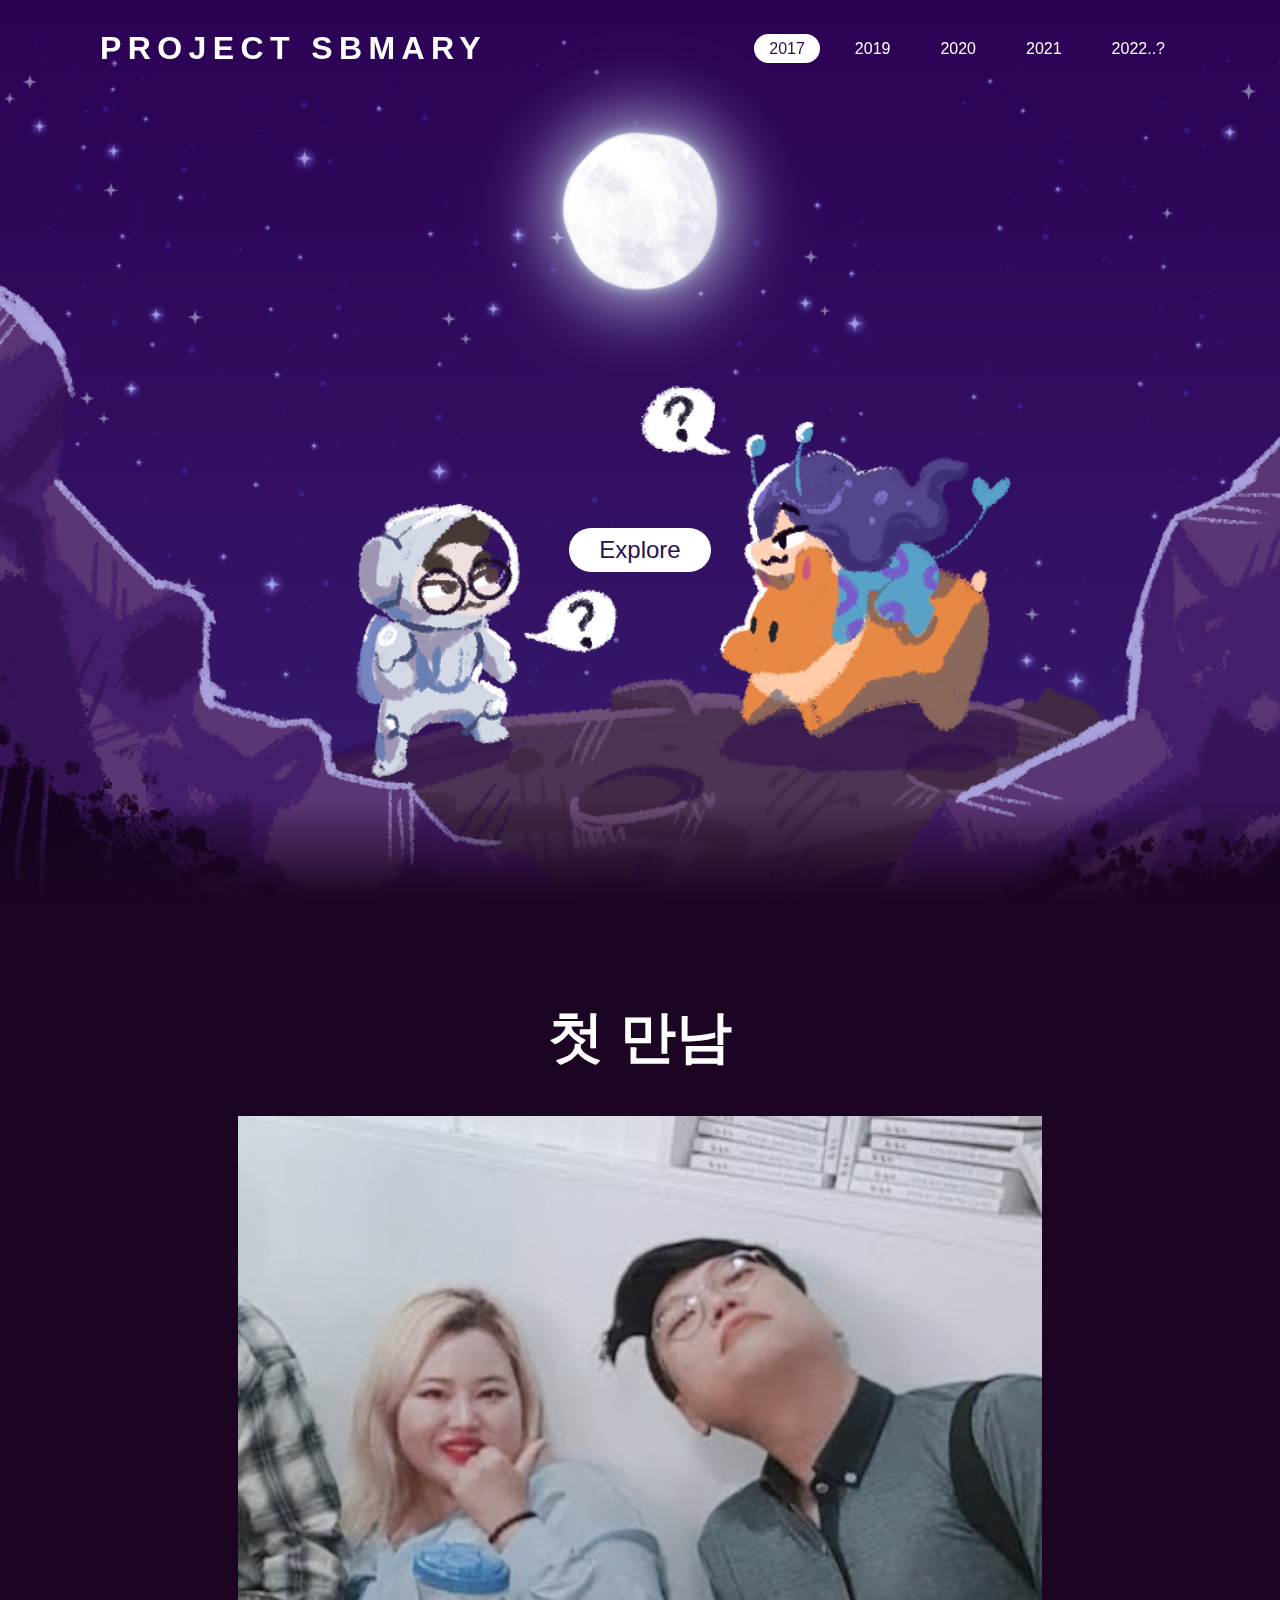
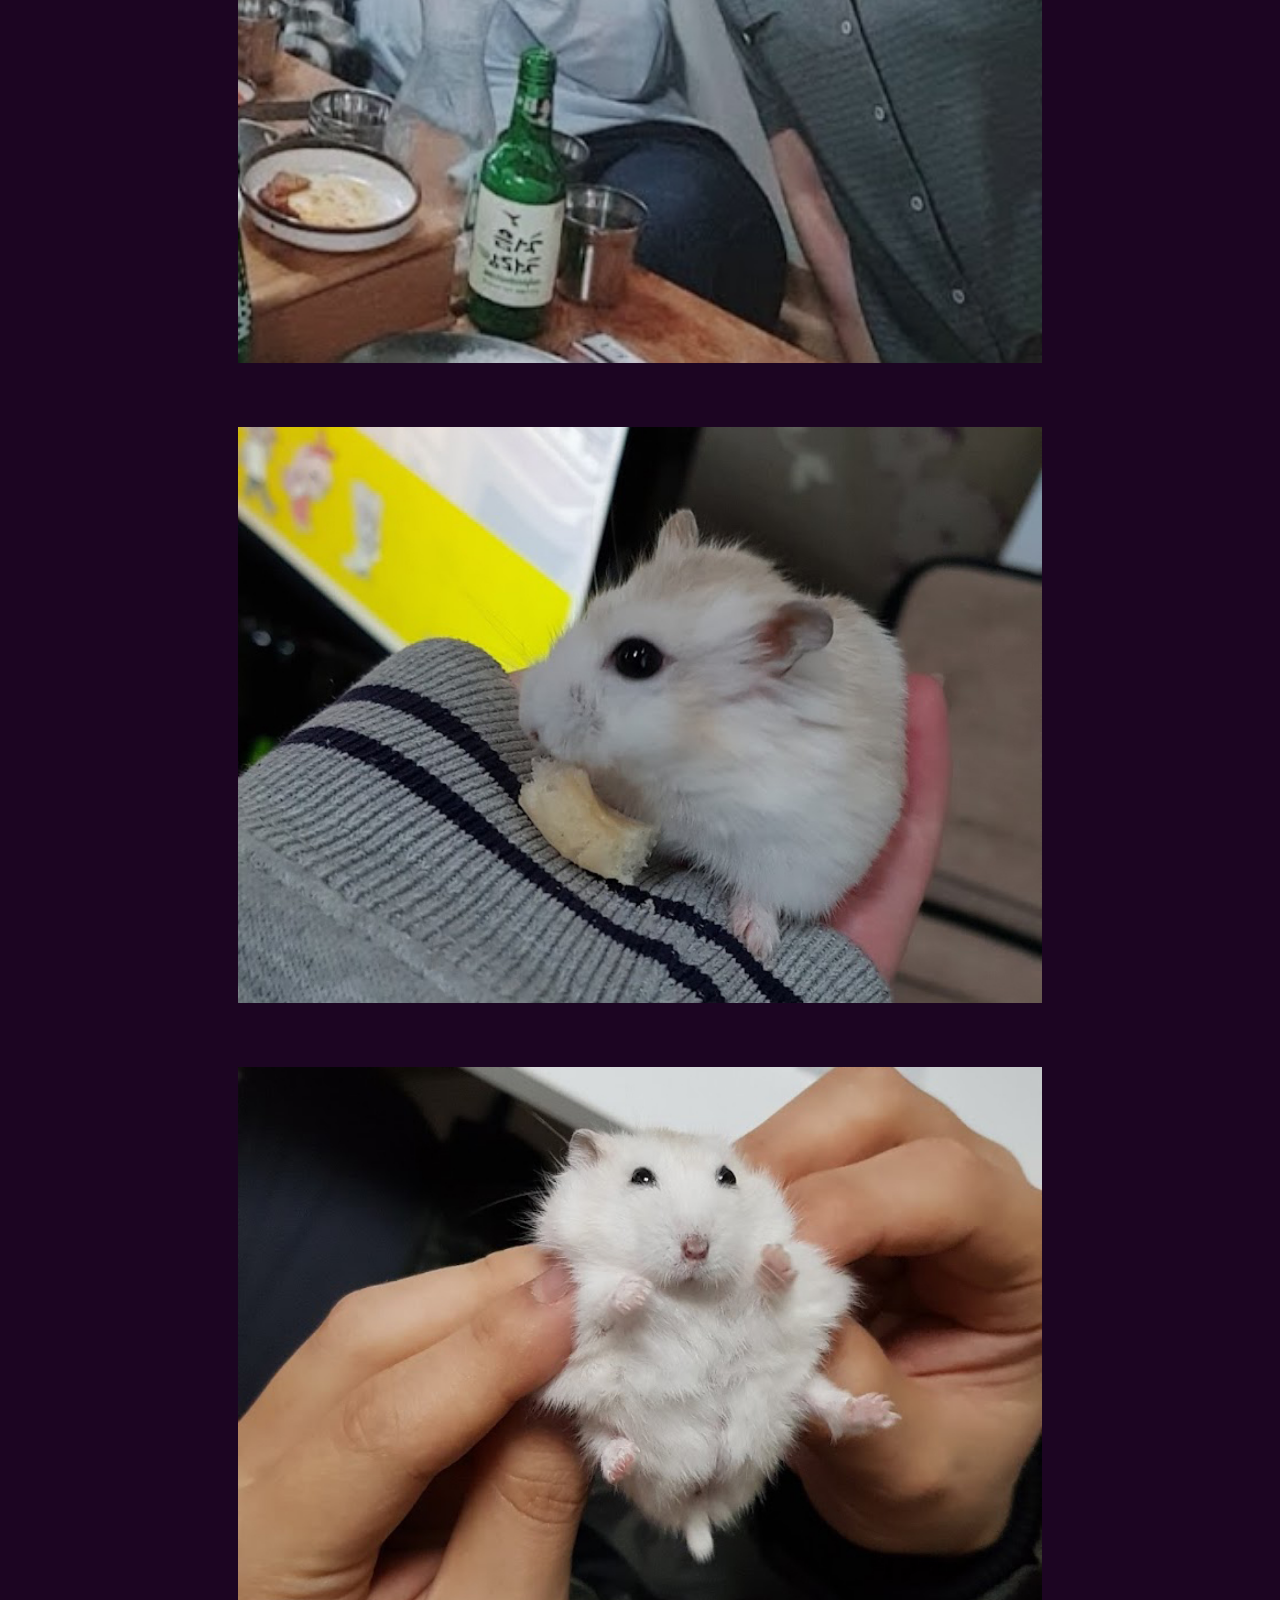
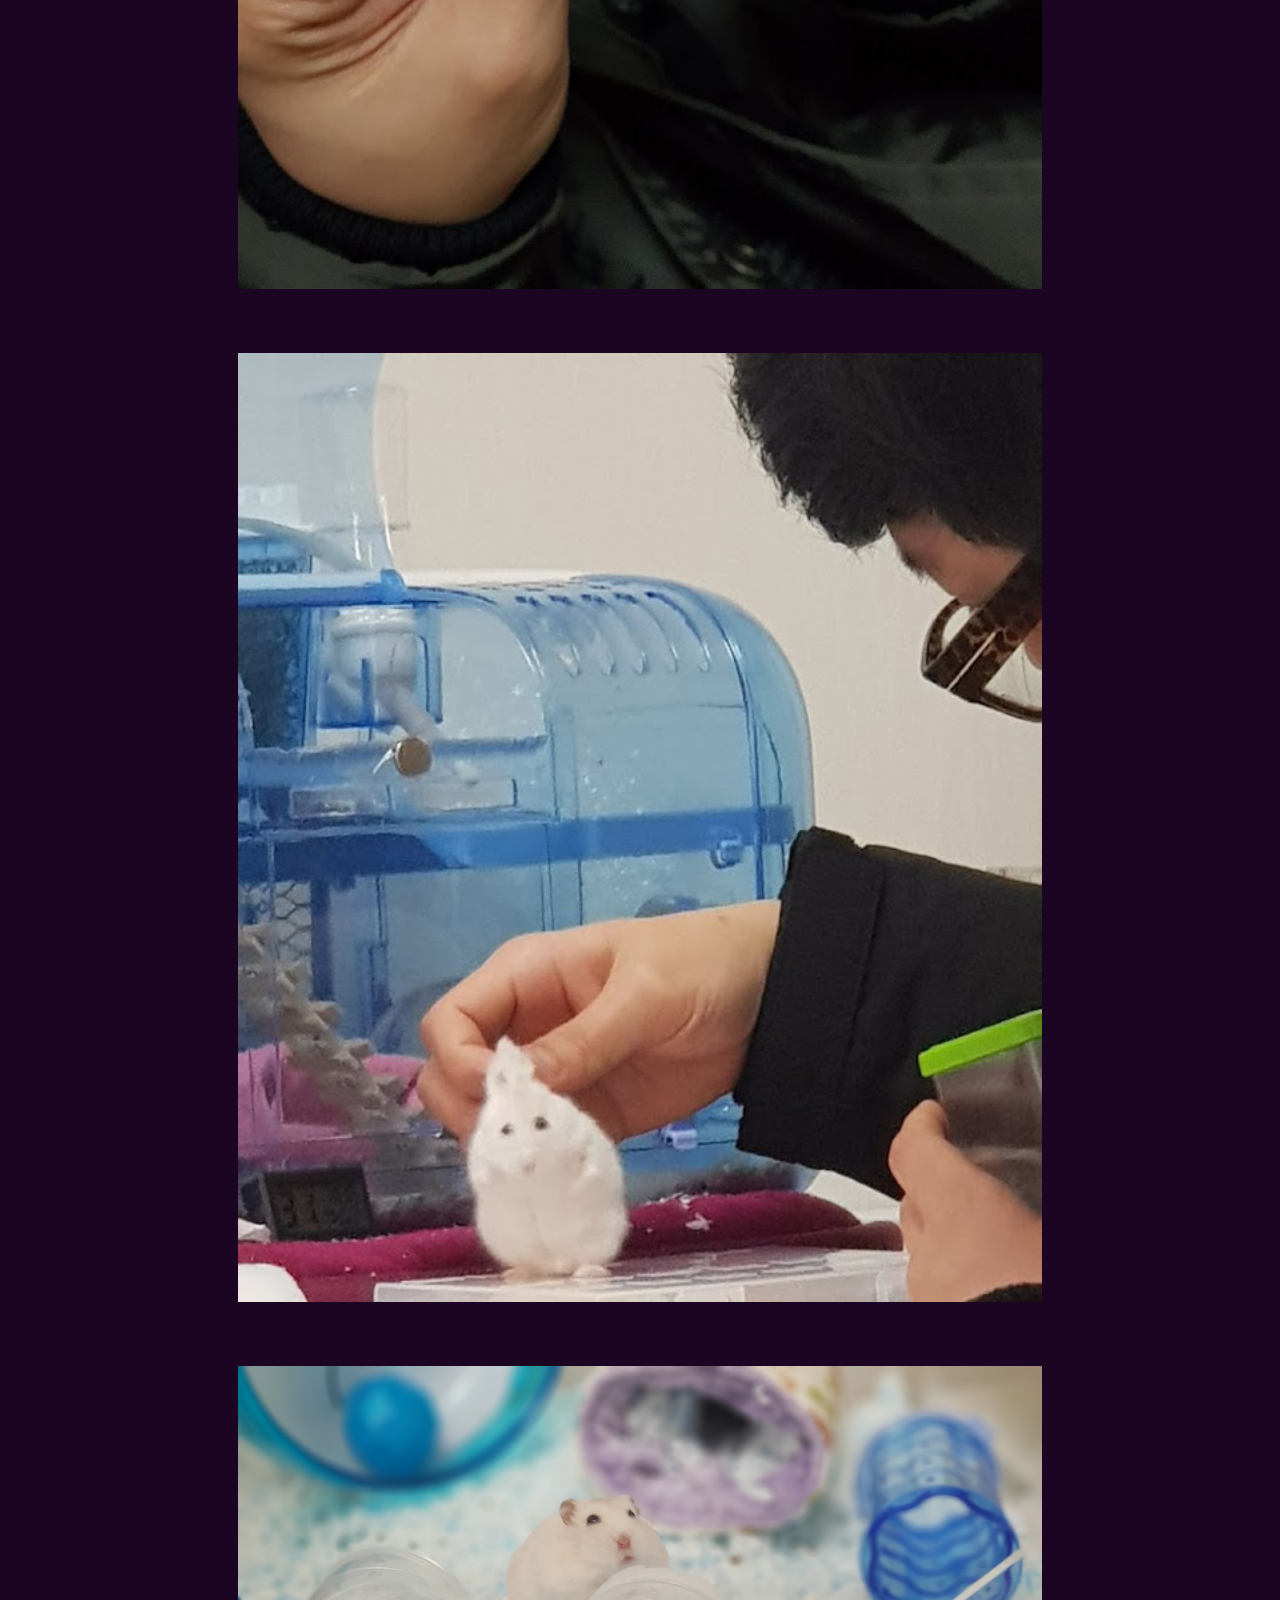
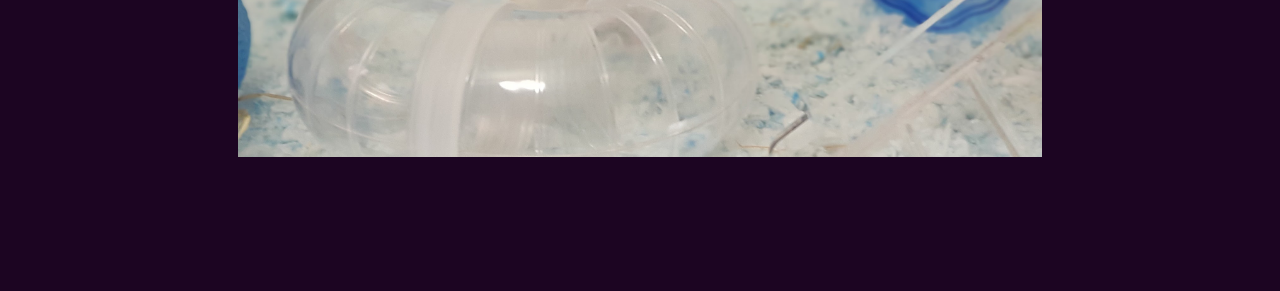
<file: index.html>
<!DOCTYPE html>
<html lang="ko" dir="ltr">
  <head>
    <meta charset="utf-8">
    <meta name="robots" content="noindex, nofollow" />


    <meta name="Date" content="2022-03-10" />
    <meta http-equiv="Subject" content="나를 다시 돌아봐 줄 수 있나요?" />
    <meta http-equiv="Author" content="Judrick" />
    <meta http-equiv="Title" content="Project Soobong Mary" />
    <meta http-equiv="Generator" content="Atom" />
    <meta http-equiv="Email" content ="judrick@kakao.com" />
    <title>Project Soobong Mary</title>
    <link rel="stylesheet" type="text/css" href="css/style2017.css"
  </head>
  <body>
    <header>
      <a href="#" class="logo">Project SBmary</a>
      <ul>
        <li><a href="index.html" class="active">2017</a></li>
        <li><a href="index2019.html" data-transition="pop">2019</a></li>
        <li><a href="index2020.html" data-transition="fade">2020</a></li>
        <li><a href="index2021.html" data-transition="flow">2021</a></li>
        <li><a href="index2022.html" data-transition="slidefade">2022..?</a></li>
      </ul>
      </header>
      <section>
        <img src="img/stars2.png" id="stars2">
        <img src="img/moon2.png" id="moon2">
        <img src="img/mid2.png" id="mid2">
        <h2 id="text">2017</h2>
        <a href="#sec" id="btn">Explore</a>
        <img src="img/front2.png" id="front2">
      </section>
      <div class="sec" id="sec">
        <h2>첫 만남</h2>
        <div class="img_box">
          <img src="img/2017_1.jpg">
          <img src="img/2017_2.jpg">
          <img src="img/2017_3.jpg">
          <img src="img/2017_4.jpg">
          <img src="img/2017_5.jpg">
        </div>
      </div>

      <script>
        let stars2 = document.getElementById('stars2');
        let moon2 = document.getElementById('moon2');
        let mid2 = document.getElementById('mid2');
        let text = document.getElementById('text');
        let btn = document.getElementById('btn');
        let front2 = document.getElementById('front2');
        let header = document.getElementById('header');

        window.addEventListener('scroll', function(){
          let value = window.scrollY;
          stars2.style.left = value * 0.25 + 'px';
          moon2.style.top = value * 1.05 + 'px';
          mid2.style.top = value * 0.5 + 'px';
          front2.style.top = value * 0 + 'px';
          text.style.marginRight = value * 4 + 'px';
          text.style.marginTop = value * 1.5 + 'px';
          btn.style.marginTop = value * 1.5 + 'px';
          header.style.top = value * 0.5 + 'px';
        })
      </script>
  </body>
</html>
</file>
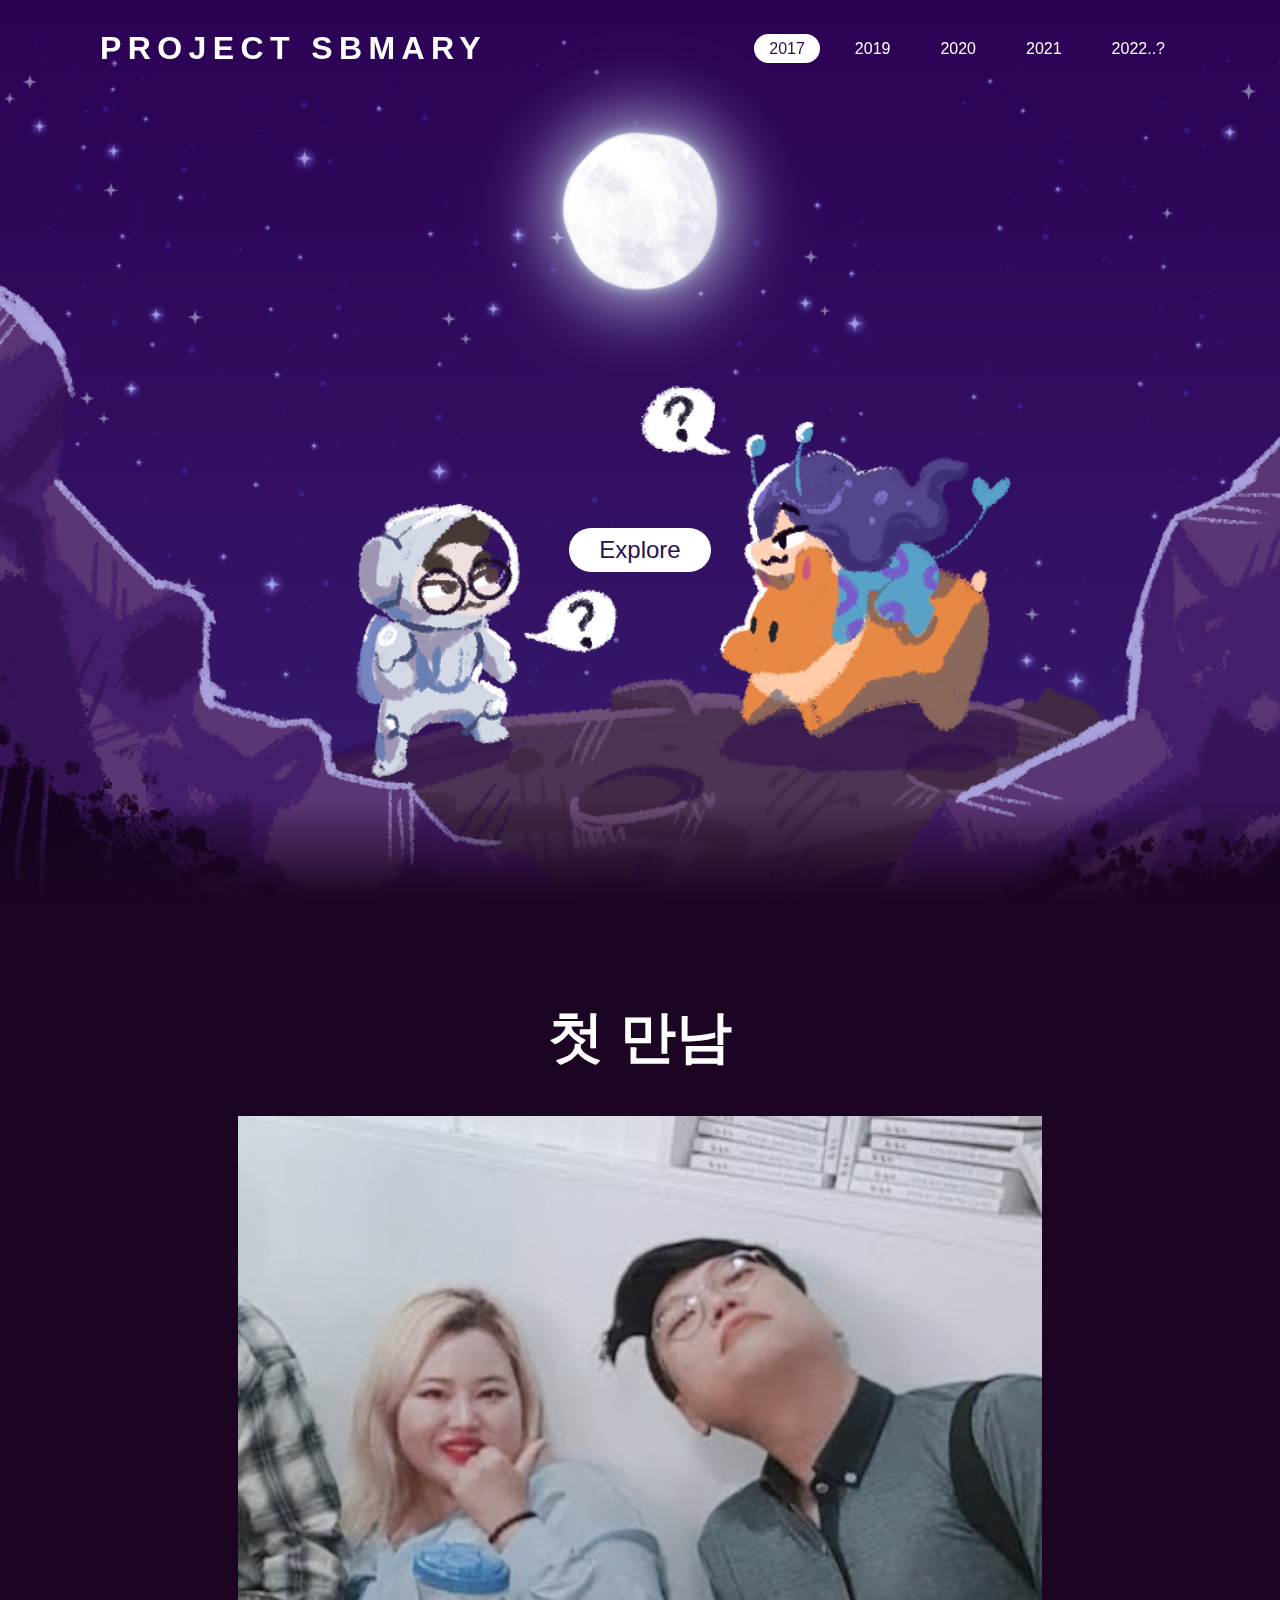
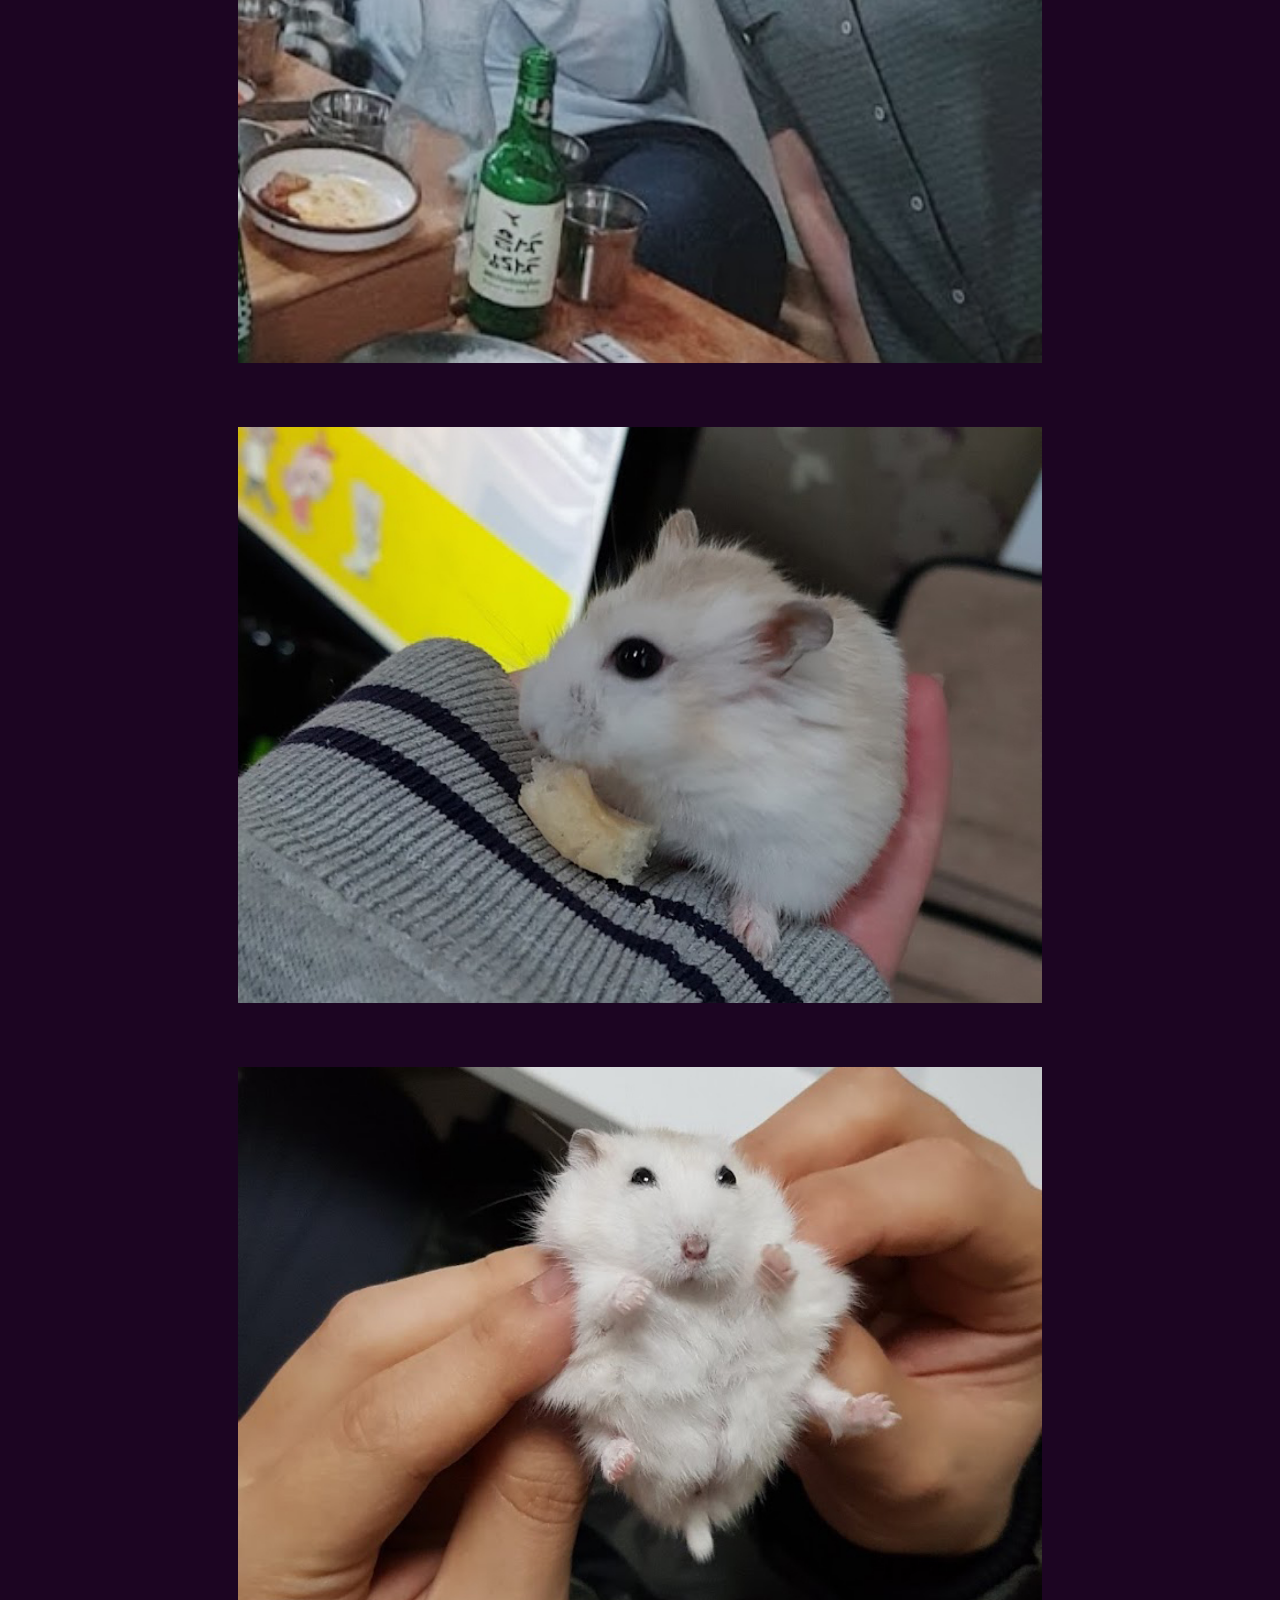
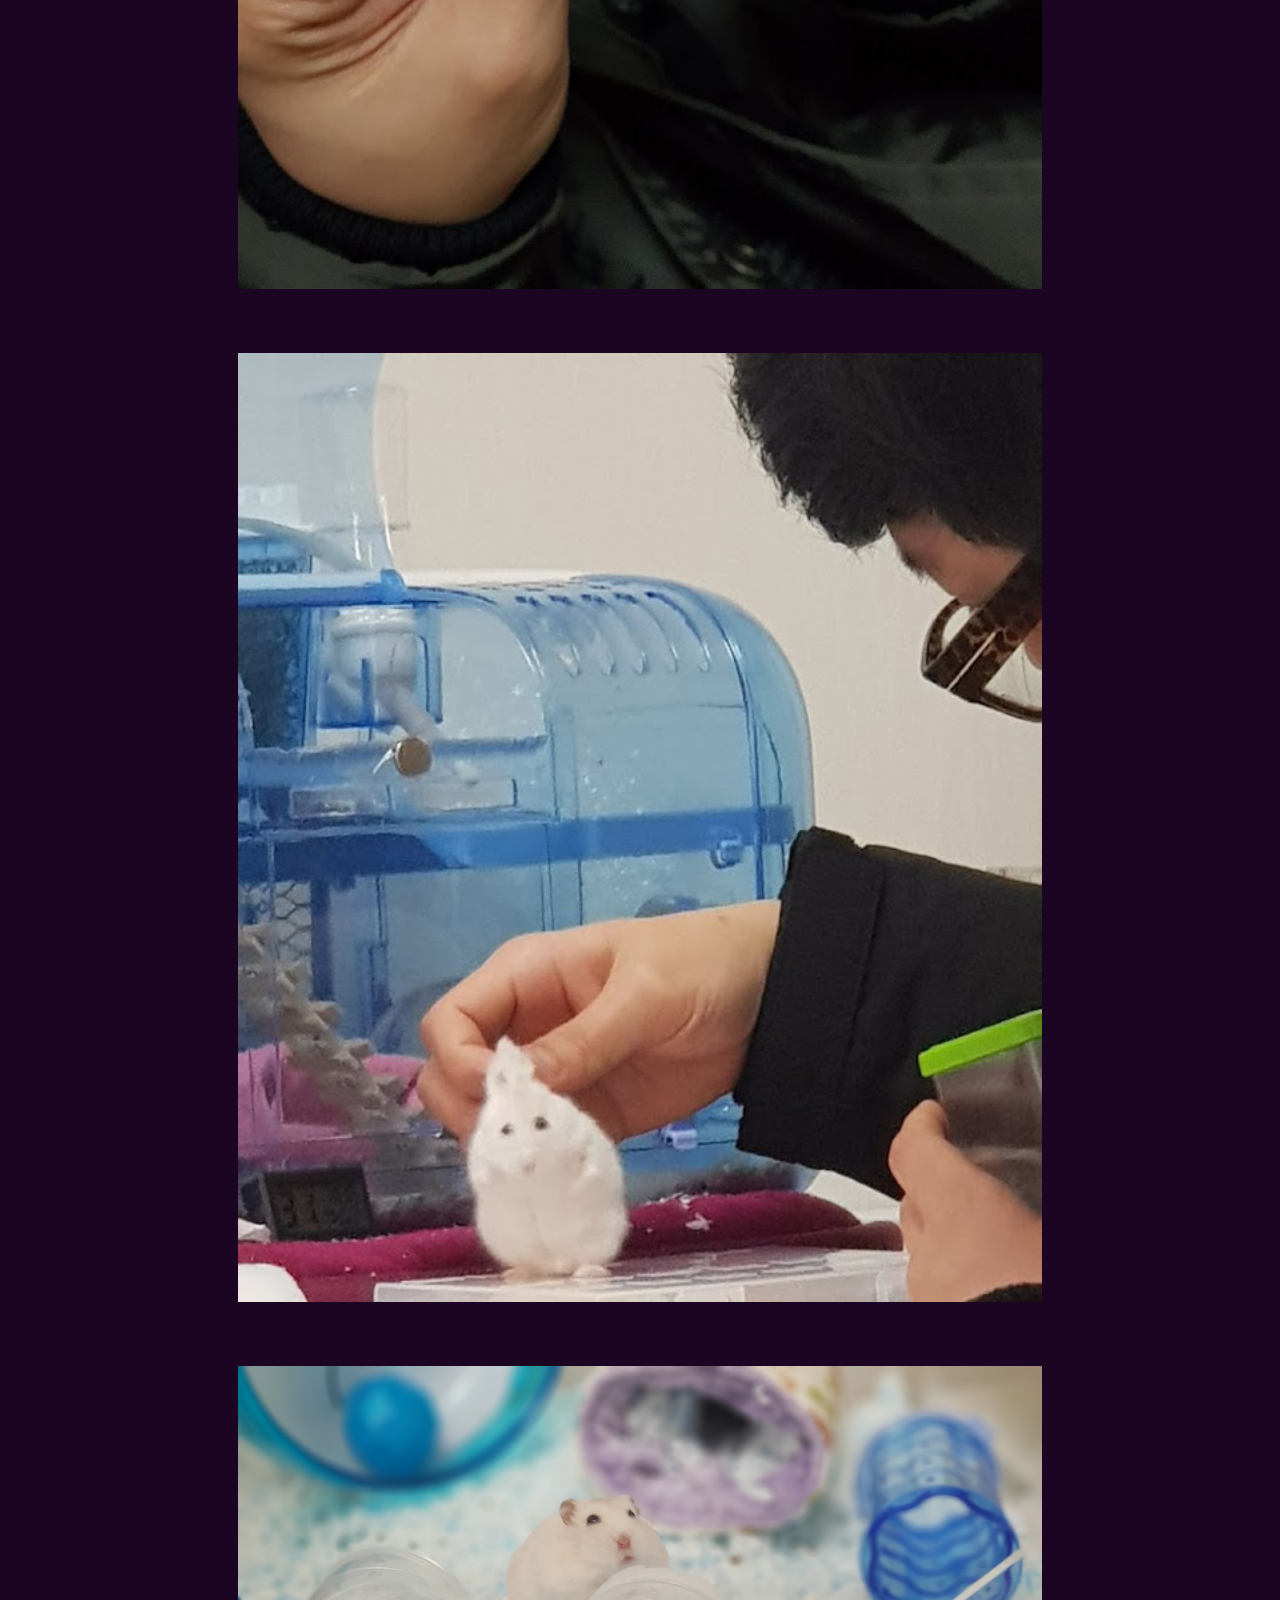
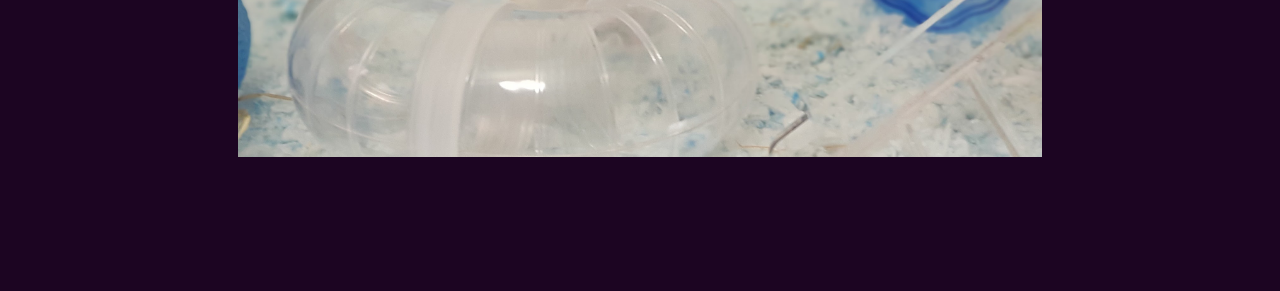
<file: index2017.html>
<!DOCTYPE html>
<html lang="ko" dir="ltr">
  <head>
    <meta charset="utf-8">
    <meta name="robots" content="noindex, nofollow" />


    <meta name="Date" content="2022-03-10" />
    <meta http-equiv="Subject" content="나를 다시 돌아봐 줄 수 있나요?" />
    <meta http-equiv="Author" content="Judrick" />
    <meta http-equiv="Title" content="Project Soobong Mary" />
    <meta http-equiv="Generator" content="Atom" />
    <meta http-equiv="Email" content ="judrick@kakao.com" />
    <title>Project Soobong Mary</title>
    <link rel="stylesheet" type="text/css" href="css/style2017.css"
  </head>
  <body>
    <header>
      <a href="#" class="logo">Project SBmary</a>
      <ul>
        <li><a href="index2017.html" class="active">2017</a></li>
        <li><a href="index2019.html" data-transition="pop">2019</a></li>
        <li><a href="index2020.html" data-transition="fade">2020</a></li>
        <li><a href="index2021.html" data-transition="flow">2021</a></li>
        <li><a href="index2022.html" data-transition="slidefade">2022..?</a></li>
      </ul>
      </header>
      <section>
        <img src="img/stars2.png" id="stars2">
        <img src="img/moon2.png" id="moon2">
        <img src="img/mid2.png" id="mid2">
        <h2 id="text">2017</h2>
        <a href="#sec" id="btn">Explore</a>
        <img src="img/front2.png" id="front2">
      </section>
      <div class="sec" id="sec">
        <h2>첫 만남</h2>
        <div class="img_box">
          <img src="img/2017_1.jpg">
          <img src="img/2017_2.jpg">
          <img src="img/2017_3.jpg">
          <img src="img/2017_4.jpg">
          <img src="img/2017_5.jpg">
        </div>
      </div>

      <script>
        let stars2 = document.getElementById('stars2');
        let moon2 = document.getElementById('moon2');
        let mid2 = document.getElementById('mid2');
        let text = document.getElementById('text');
        let btn = document.getElementById('btn');
        let front2 = document.getElementById('front2');
        let header = document.getElementById('header');

        window.addEventListener('scroll', function(){
          let value = window.scrollY;
          stars2.style.left = value * 0.25 + 'px';
          moon2.style.top = value * 1.05 + 'px';
          mid2.style.top = value * 0.5 + 'px';
          front2.style.top = value * 0 + 'px';
          text.style.marginRight = value * 4 + 'px';
          text.style.marginTop = value * 1.5 + 'px';
          btn.style.marginTop = value * 1.5 + 'px';
          header.style.top = value * 0.5 + 'px';
        })
      </script>
  </body>
</html>
</file>
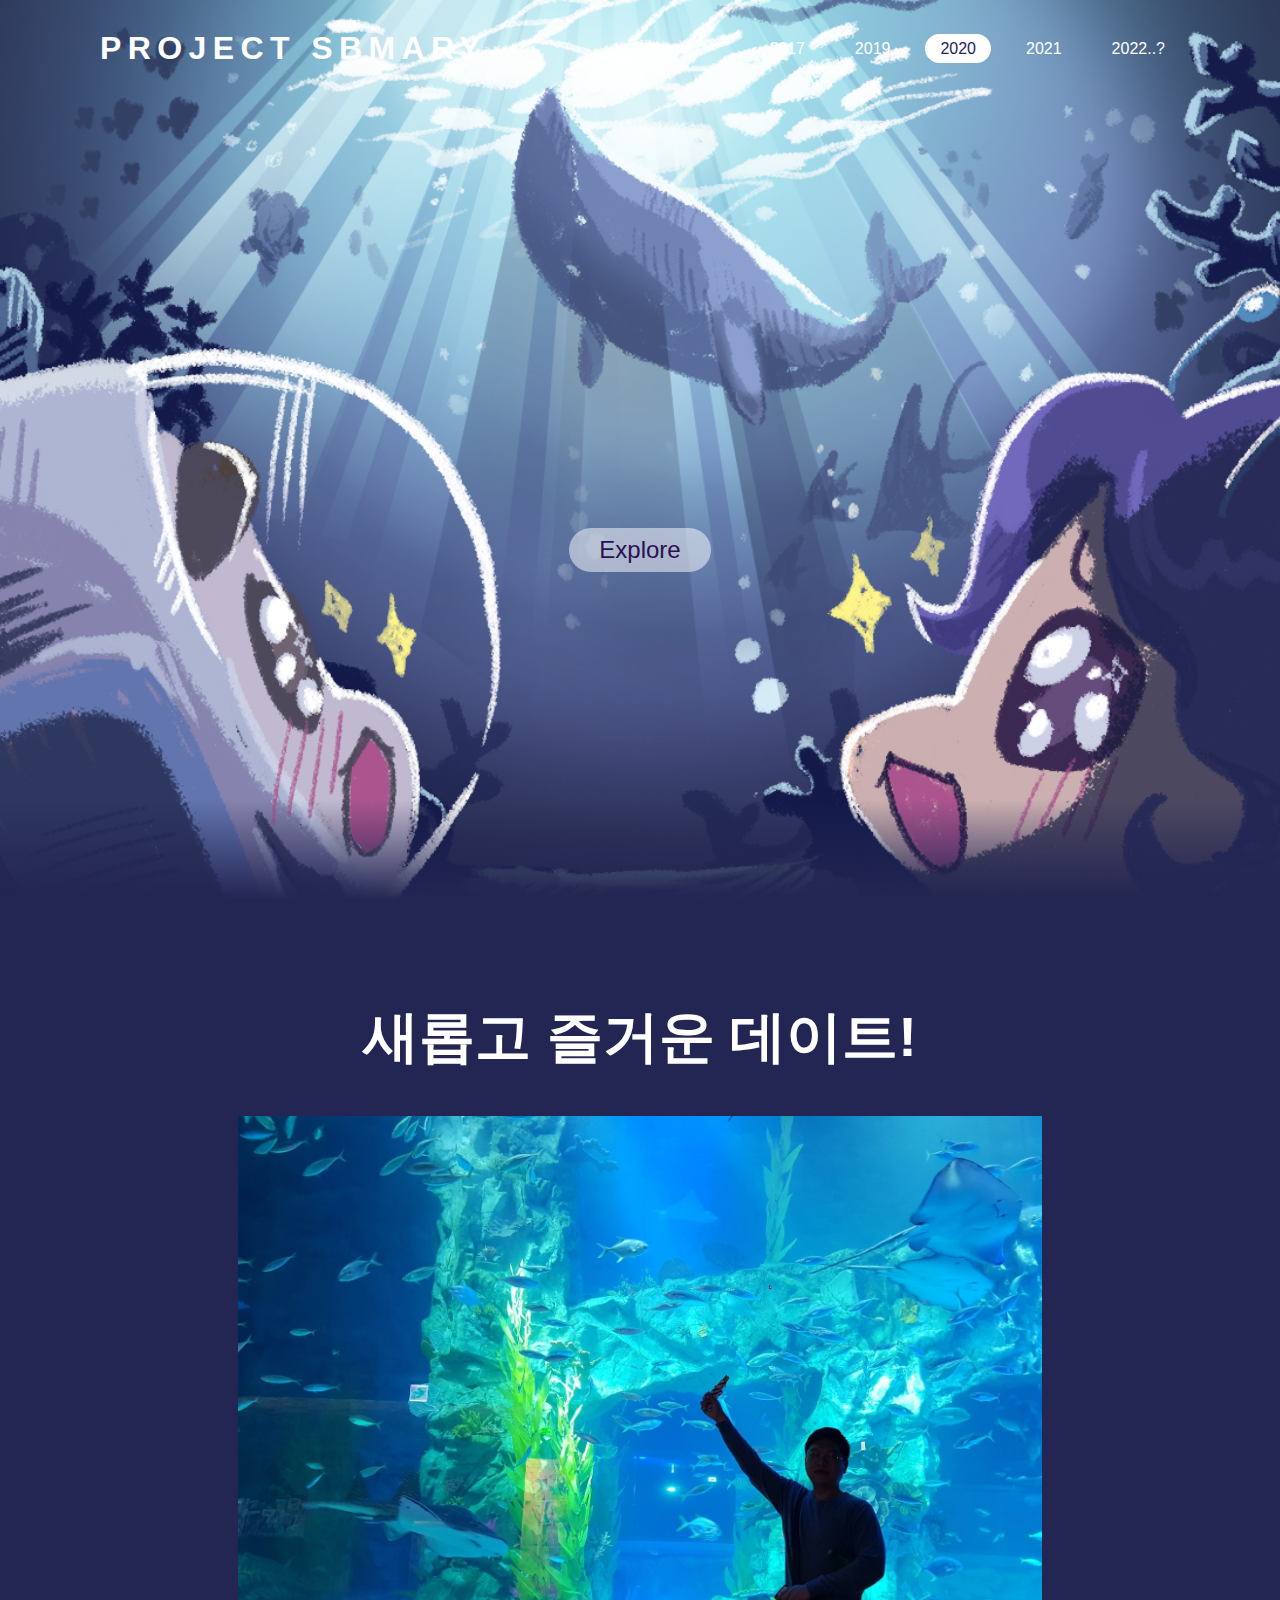
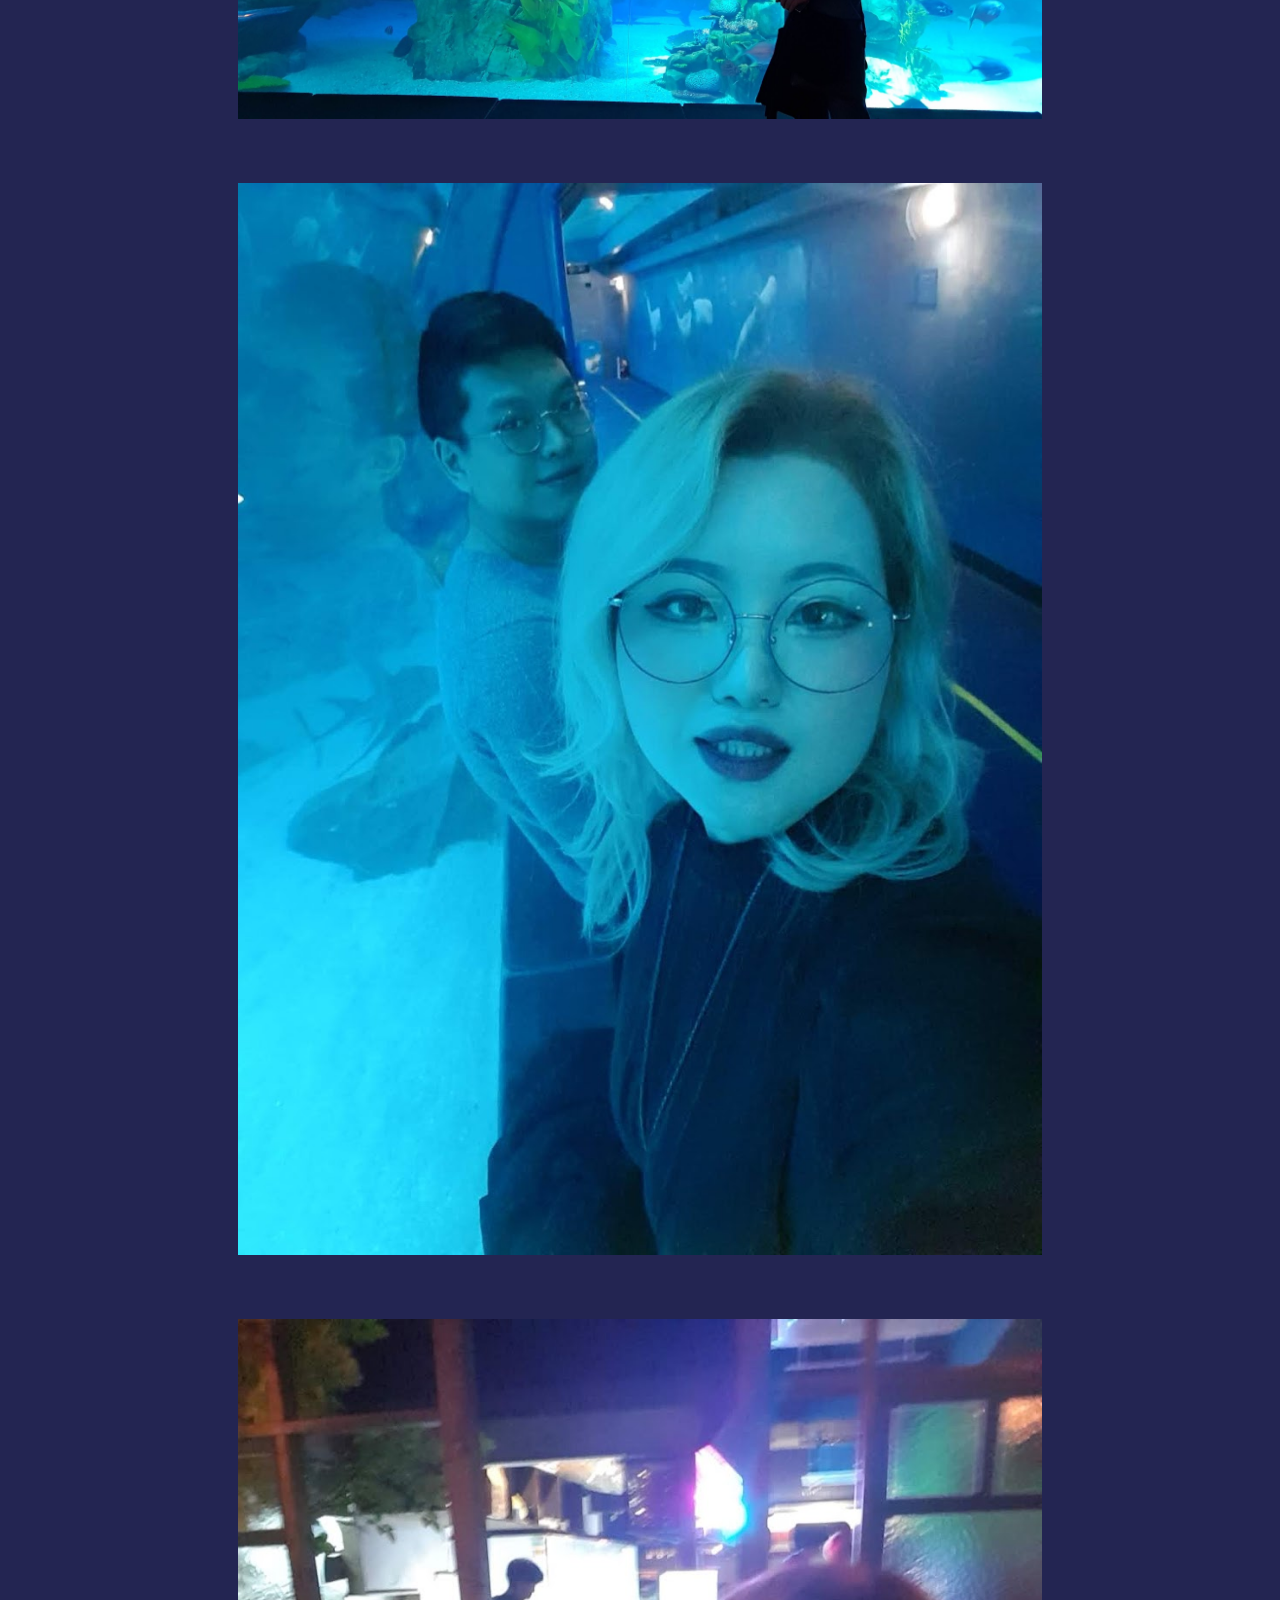
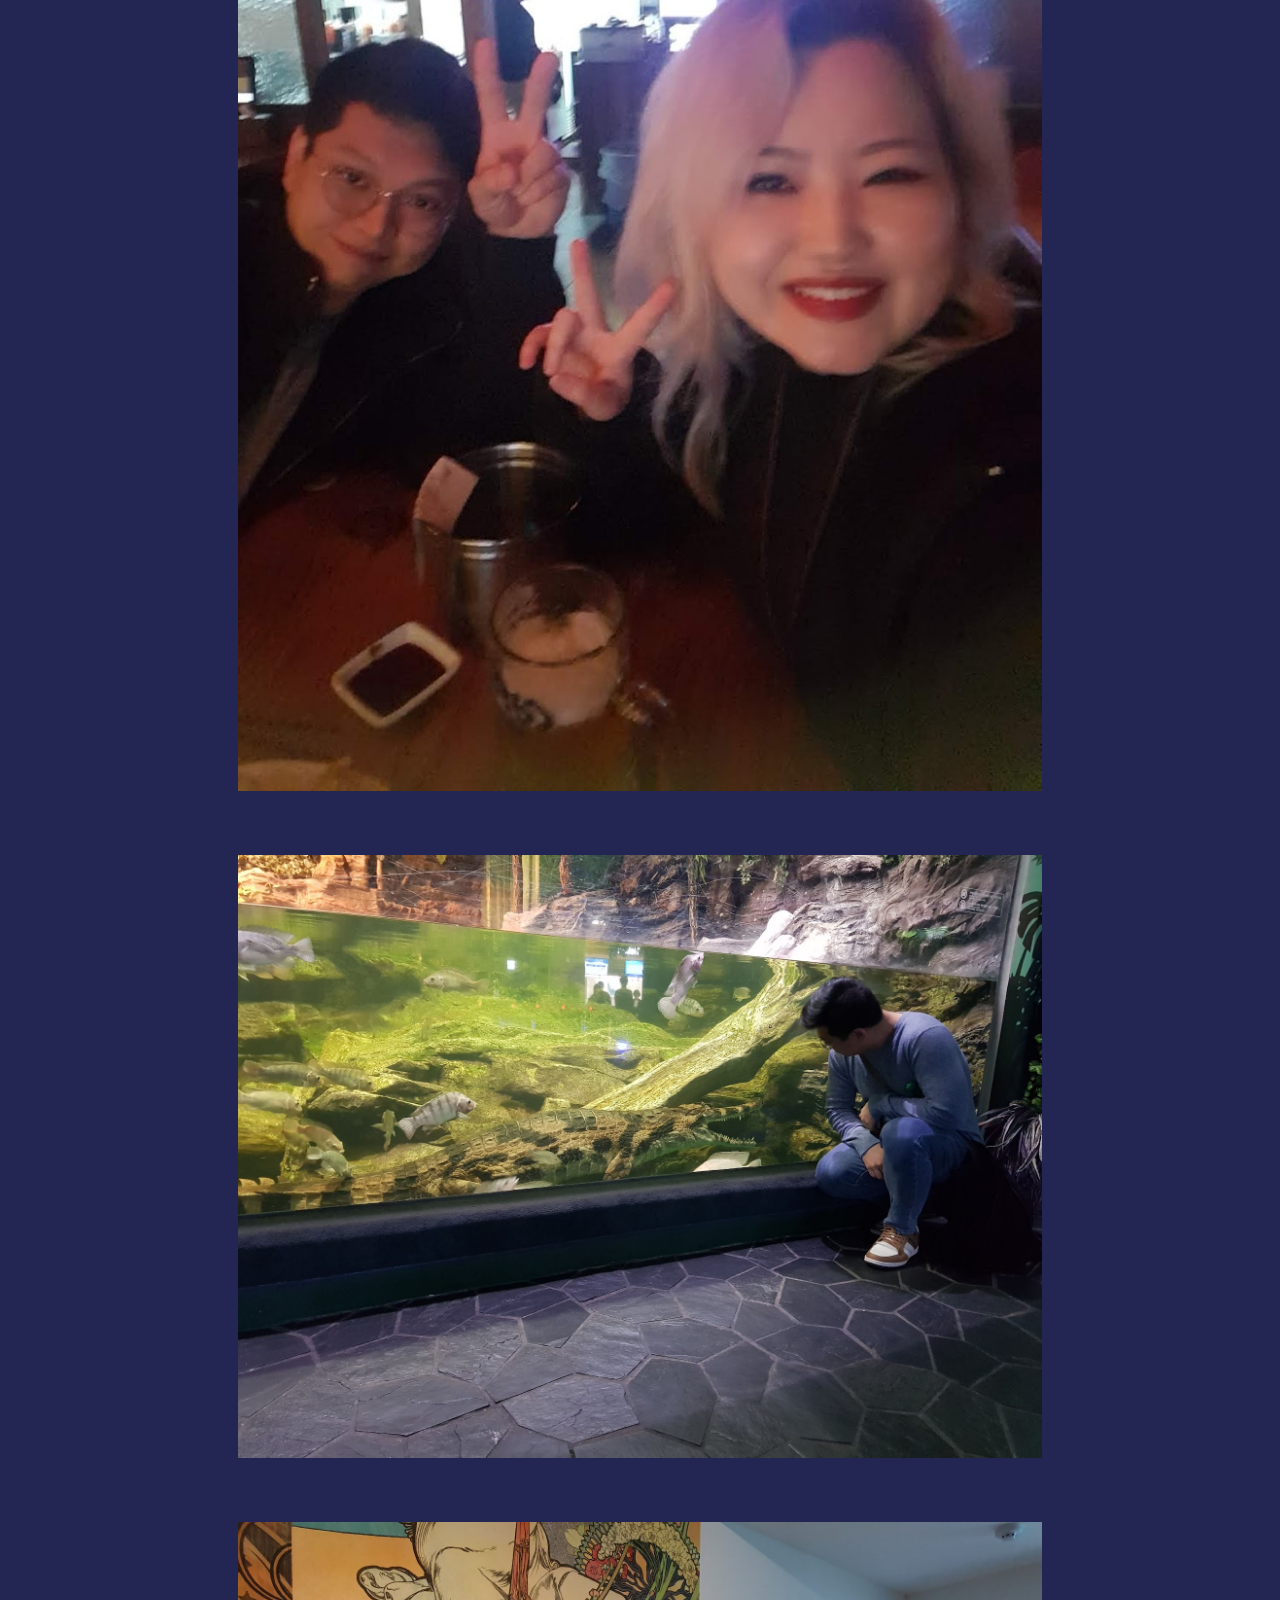
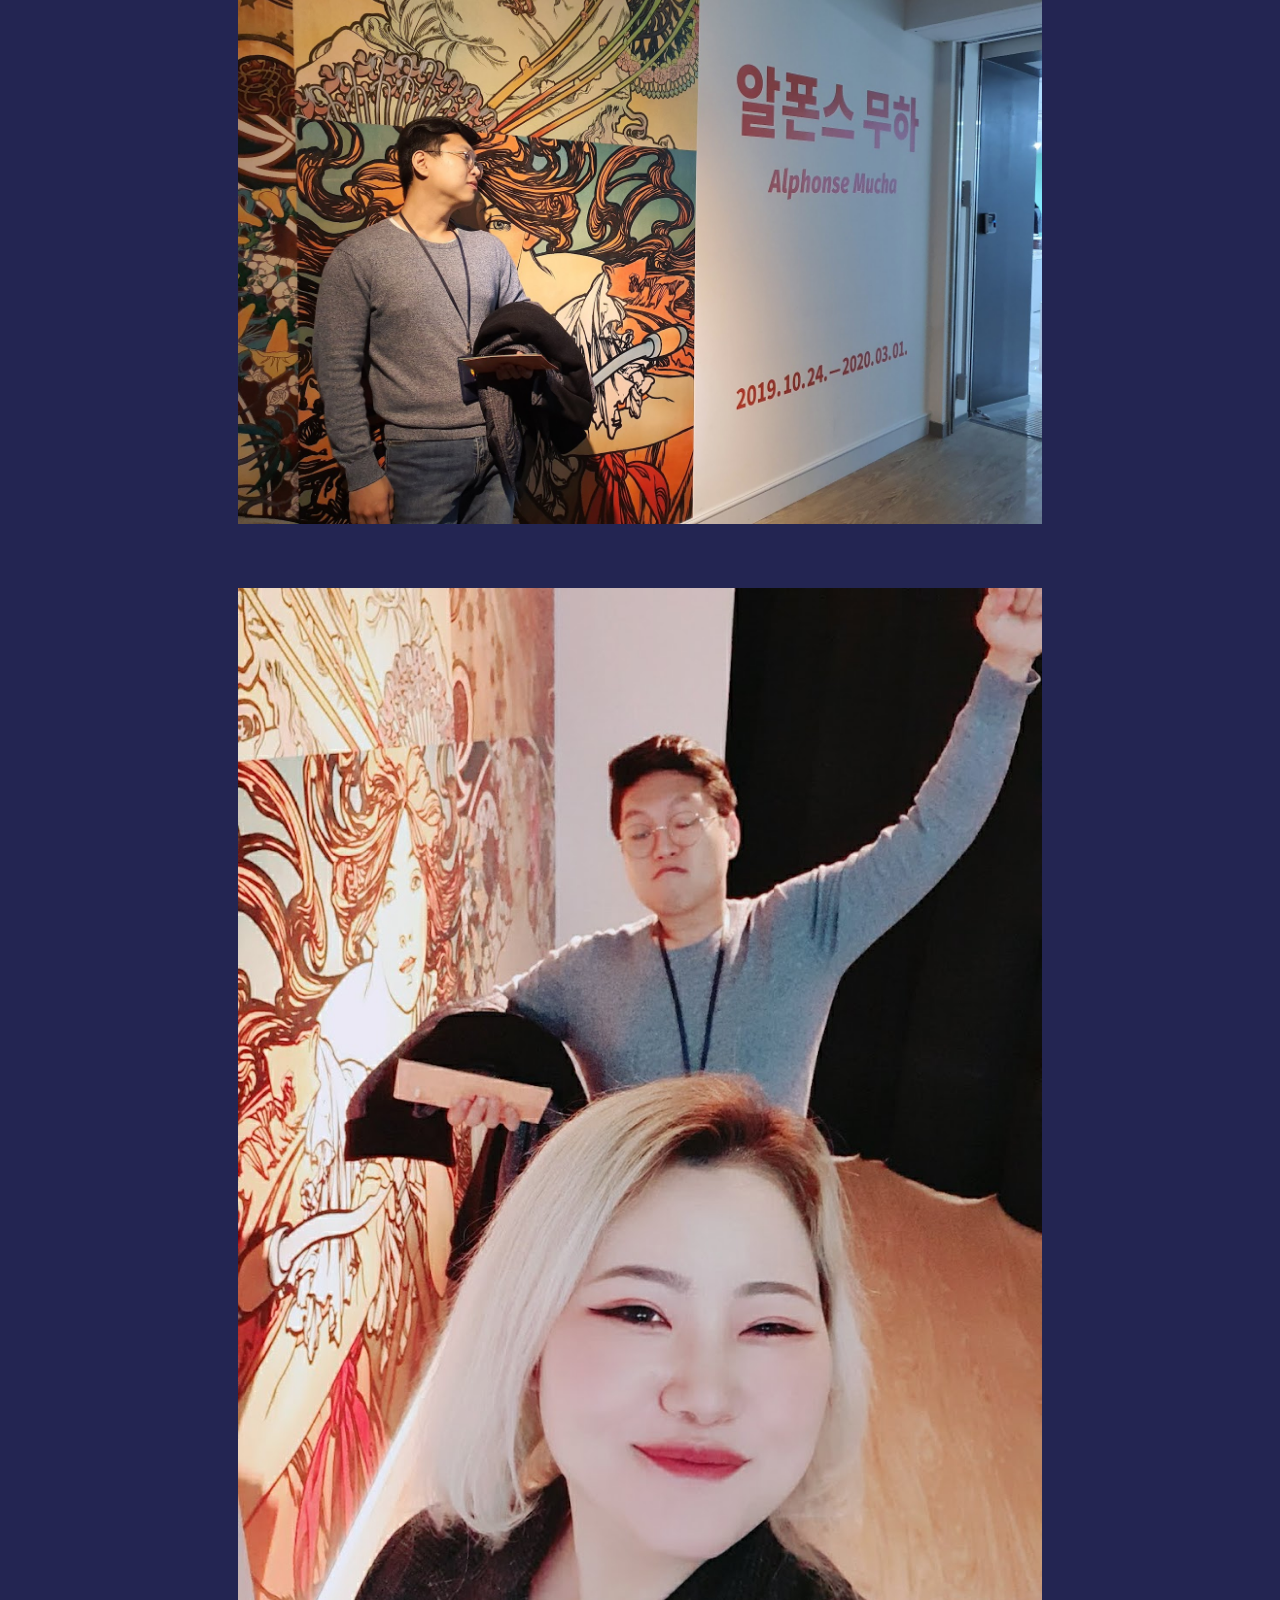
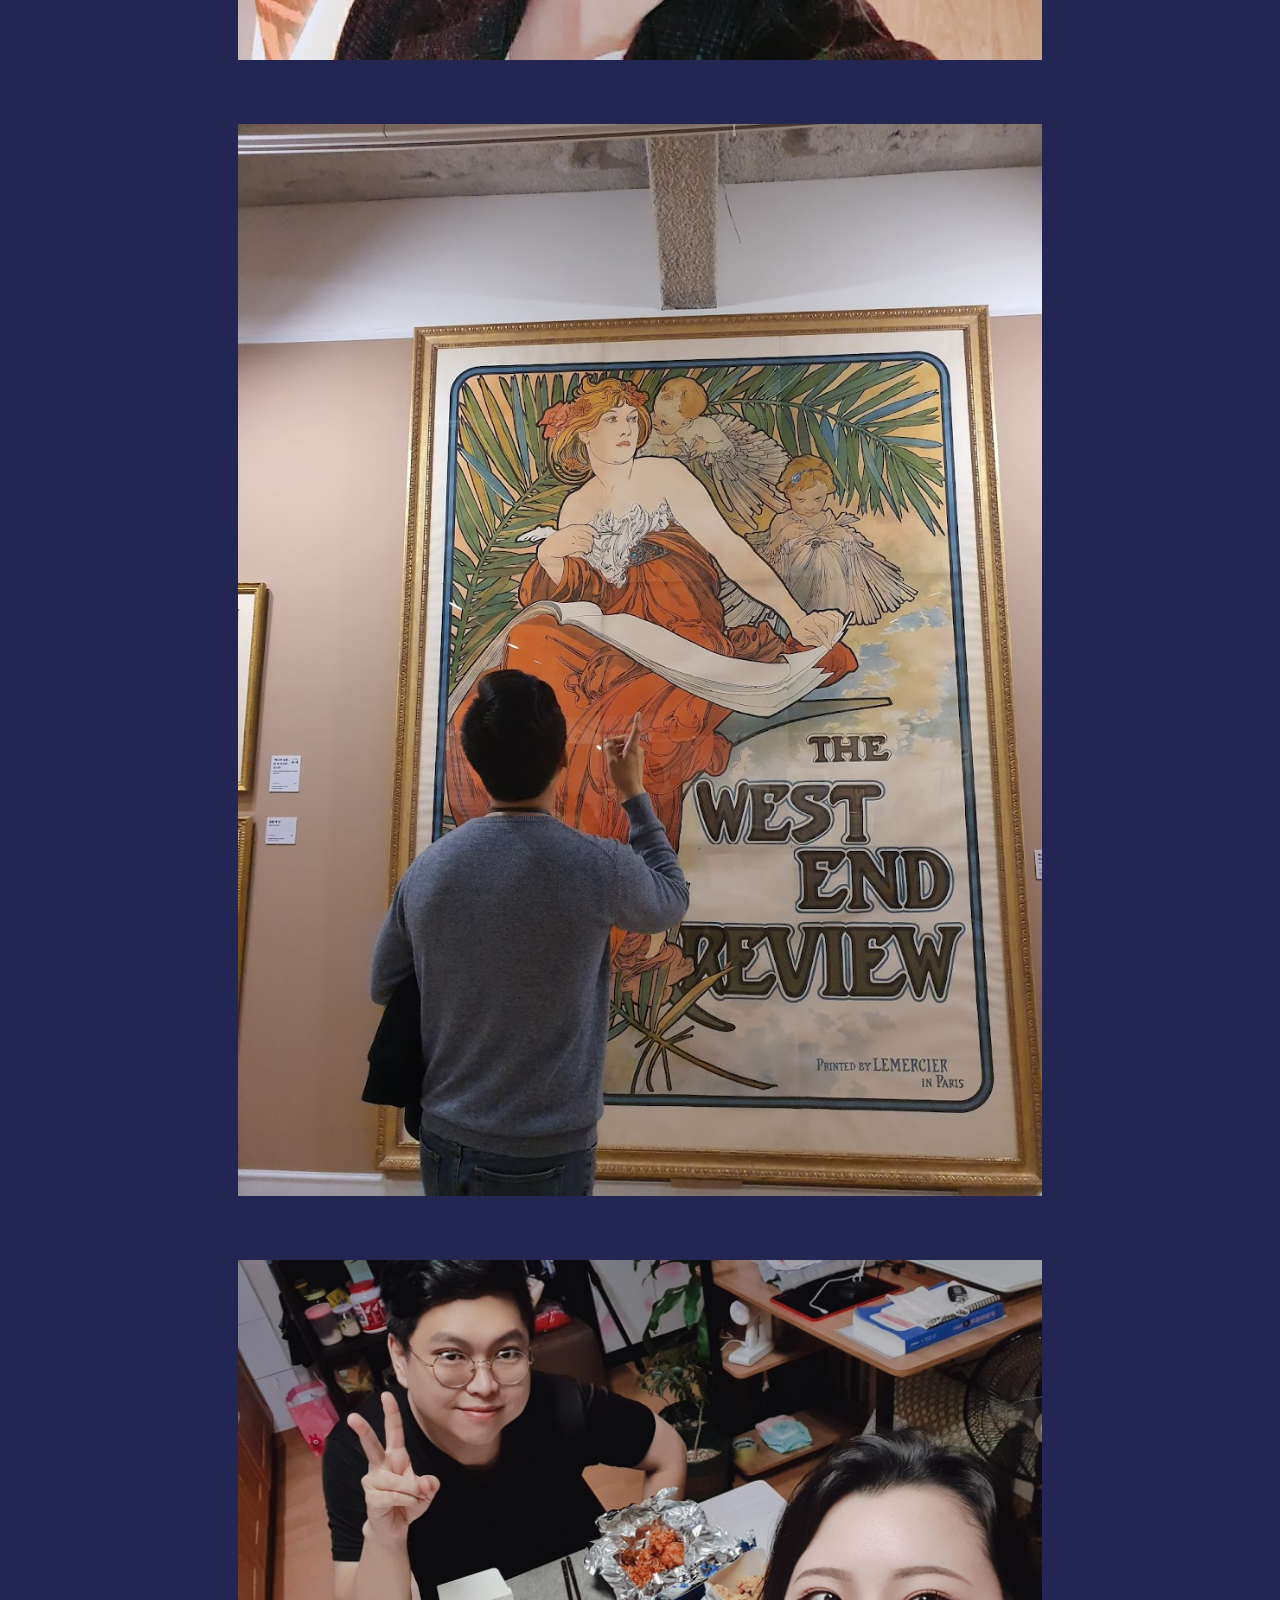
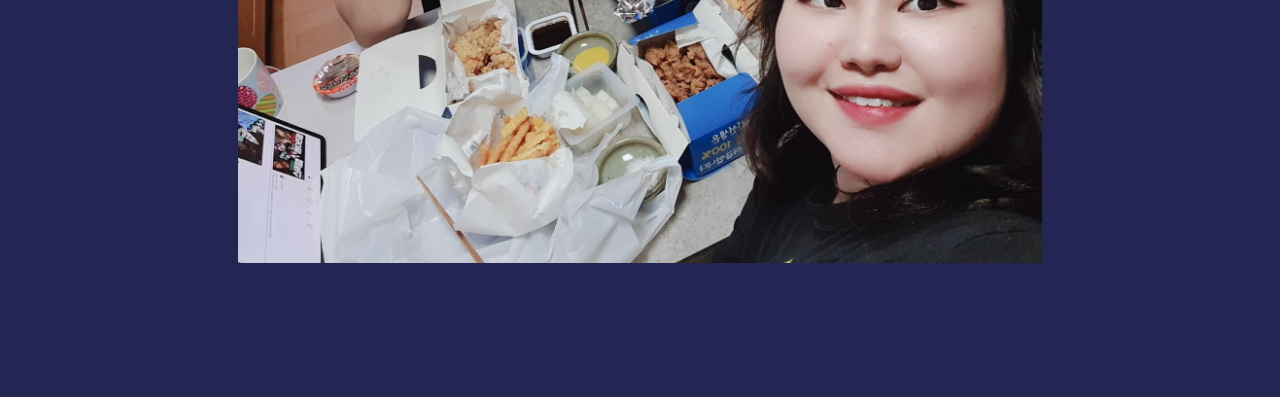
<file: index2020.html>
<!DOCTYPE html>
<html lang="ko" dir="ltr">
  <head>
    <meta charset="utf-8">
    <meta name="robots" content="noindex, nofollow" />


    <meta name="Date" content="2022-03-10" />
    <meta http-equiv="Subject" content="나를 다시 돌아봐 줄 수 있나요?" />
    <meta http-equiv="Author" content="Judrick" />
    <meta http-equiv="Title" content="Project Soobong Mary" />
    <meta http-equiv="Generator" content="Atom" />
    <meta http-equiv="Email" content ="judrick@kakao.com" />
    <title>Project Soobong Mary</title>
    <link rel="stylesheet" type="text/css" href="css/style2020.css"
  </head>
  <body>
    <header>
      <a href="#" class="logo">Project SBmary</a>
      <ul>
        <li><a href="index.html" >2017</a></li>
        <li><a href="index2019.html" >2019</a></li>
        <li><a href="index2020.html" class="active">2020</a></li>
        <li><a href="index2021.html" data-transition="flow">2021</a></li>
        <li><a href="index2022.html" data-transition="slidefade">2022..?</a></li>
      </ul>
      </header>
      <section>
        <img src="img/bg4.png" id="bg4">
        <img src="img/whale4.png" id="whale4">
        <img src="img/coral4.png" id="coral4">
        <h2 id="text">2020</h2>
        <a href="#sec" id="btn">Explore</a>
        <img src="img/front4.png" id="front4">
      </section>
      <div class="sec" id="sec">
        <h2>새롭고 즐거운 데이트!</h2>
        <div class="img_box">
          <img src="img/2020_1.jpg">
          <img src="img/2020_2.jpg">
          <img src="img/2020_3.jpg">
          <img src="img/2020_4.jpg">
          <img src="img/2020_5.jpg">
          <img src="img/2020_6.jpg">
          <img src="img/2020_7.jpg">
          <img src="img/2020_8.jpg">

        </div>
      </div>

      <script>
        let bg4 = document.getElementById('bg4');
        let whale4 = document.getElementById('whale4');
        let coral4 = document.getElementById('coral4');
        let text = document.getElementById('text');
        let btn = document.getElementById('btn');
        let front4 = document.getElementById('front4');
        let header = document.getElementById('header');

        window.addEventListener('scroll', function(){
          let value = window.scrollY;
          bg4.style.top = value * 0.01 + 'px';
          whale4.style.top = value * 0.25 + 'px';
          coral4.style.top = value * 0.5 + 'px';
          front4.style.top = value * 0 + 'px';
          text.style.marginRight = value * 4 + 'px';
          text.style.marginTop = value * 1.5 + 'px';
          btn.style.marginTop = value * 1.5 + 'px';
          header.style.top = value * 0.5 + 'px';
        })
      </script>
  </body>
</html>
</file>
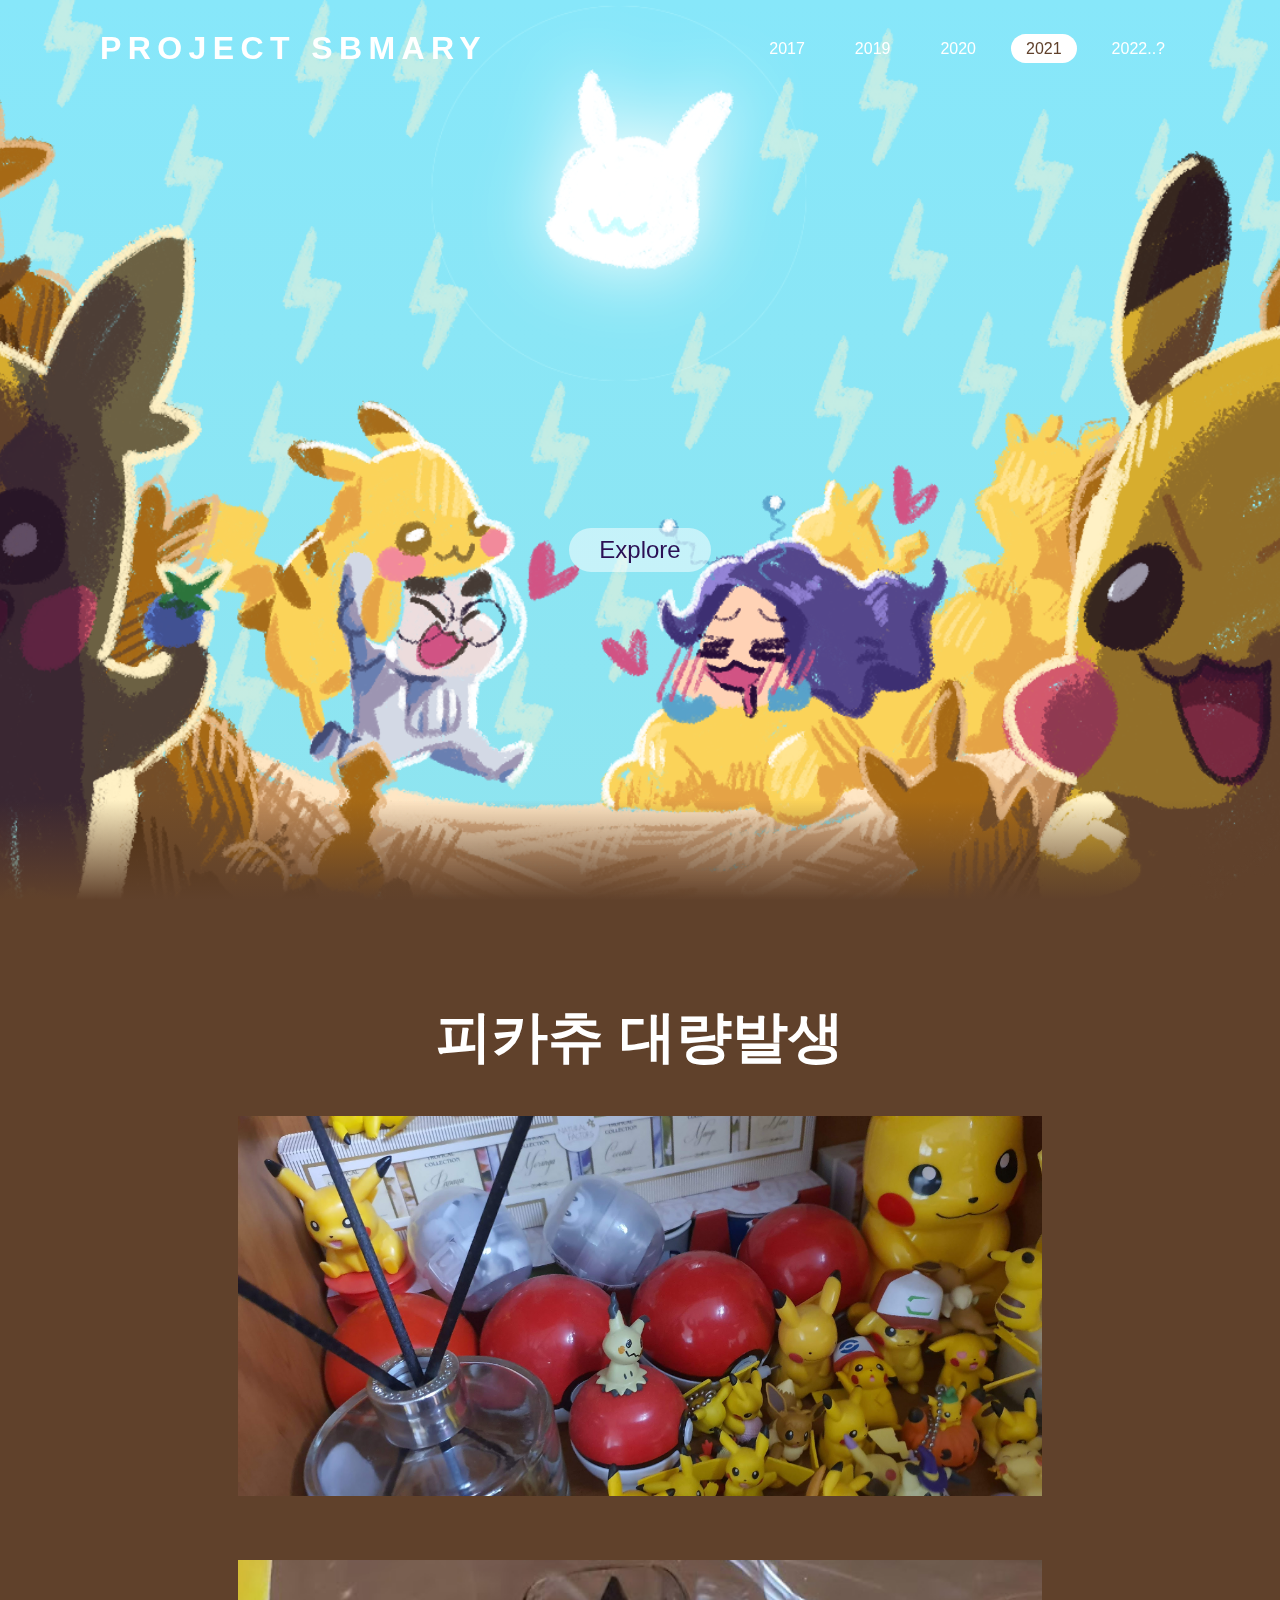
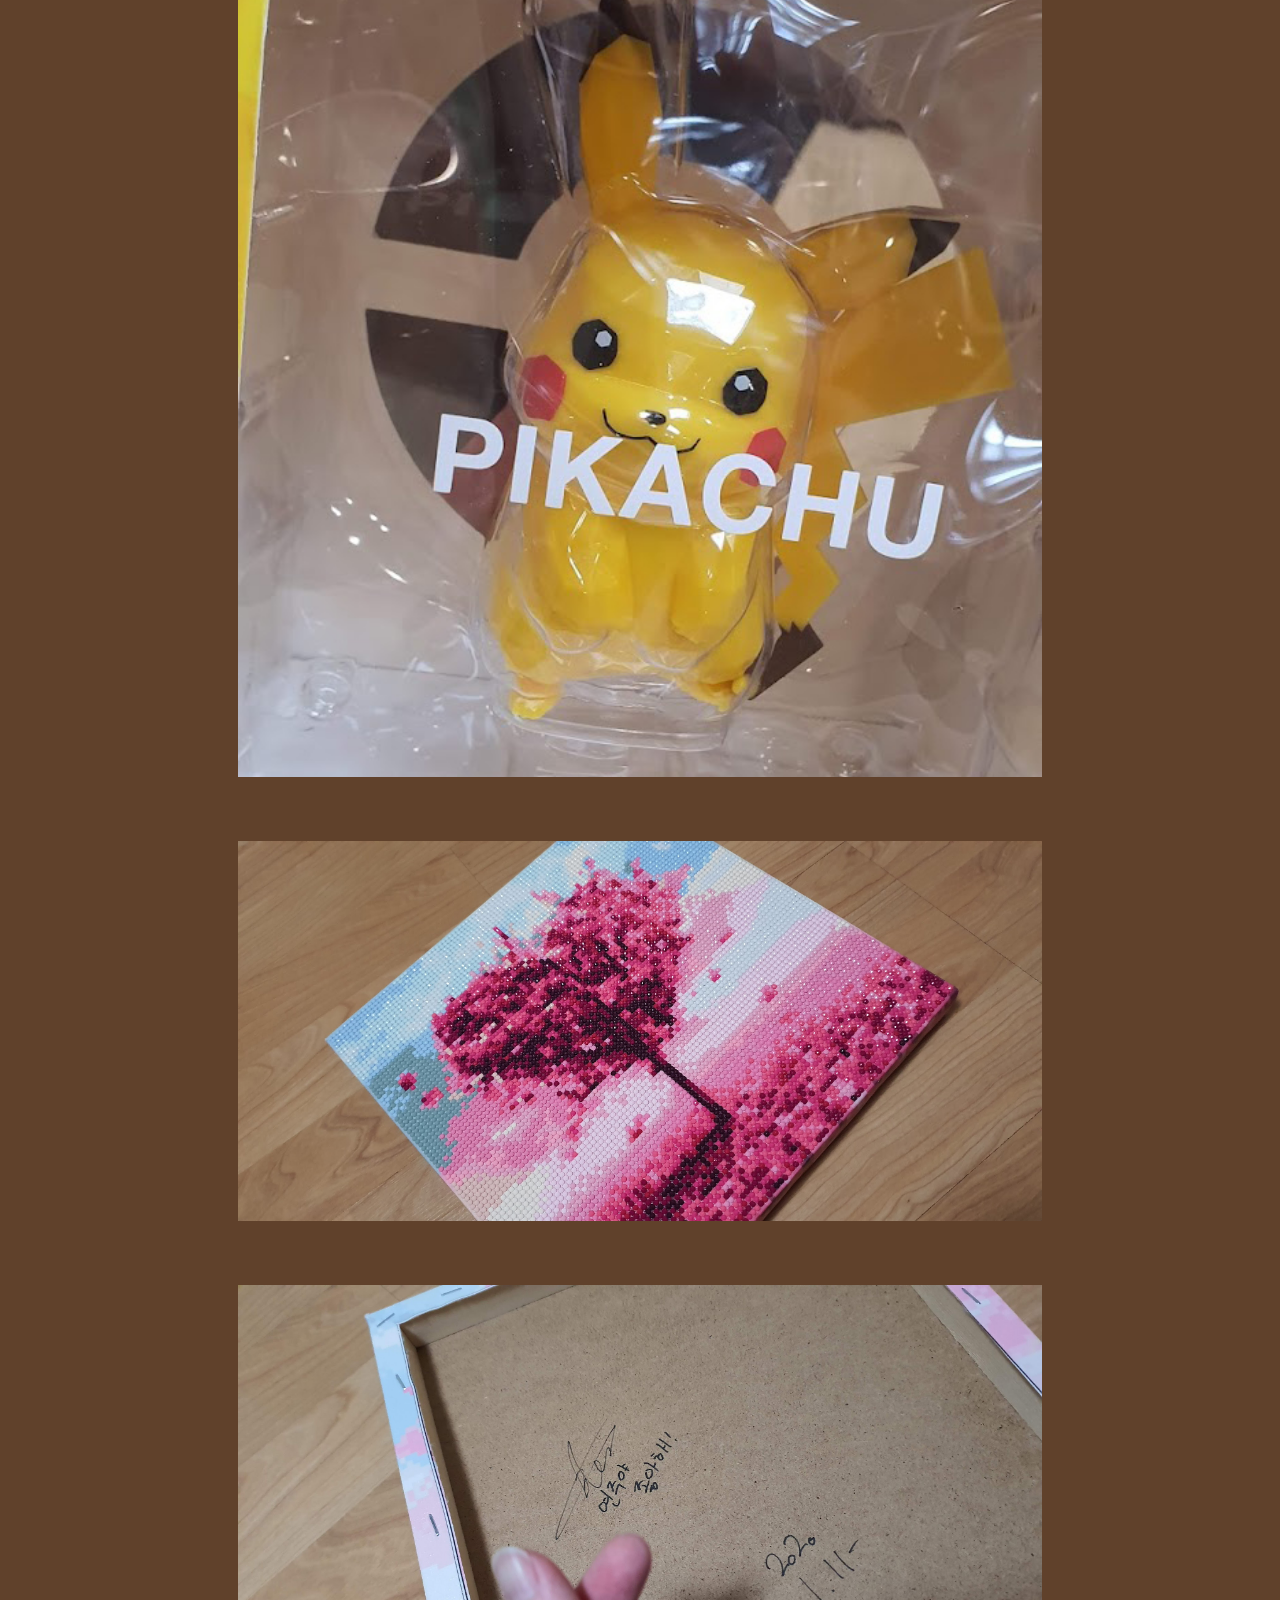
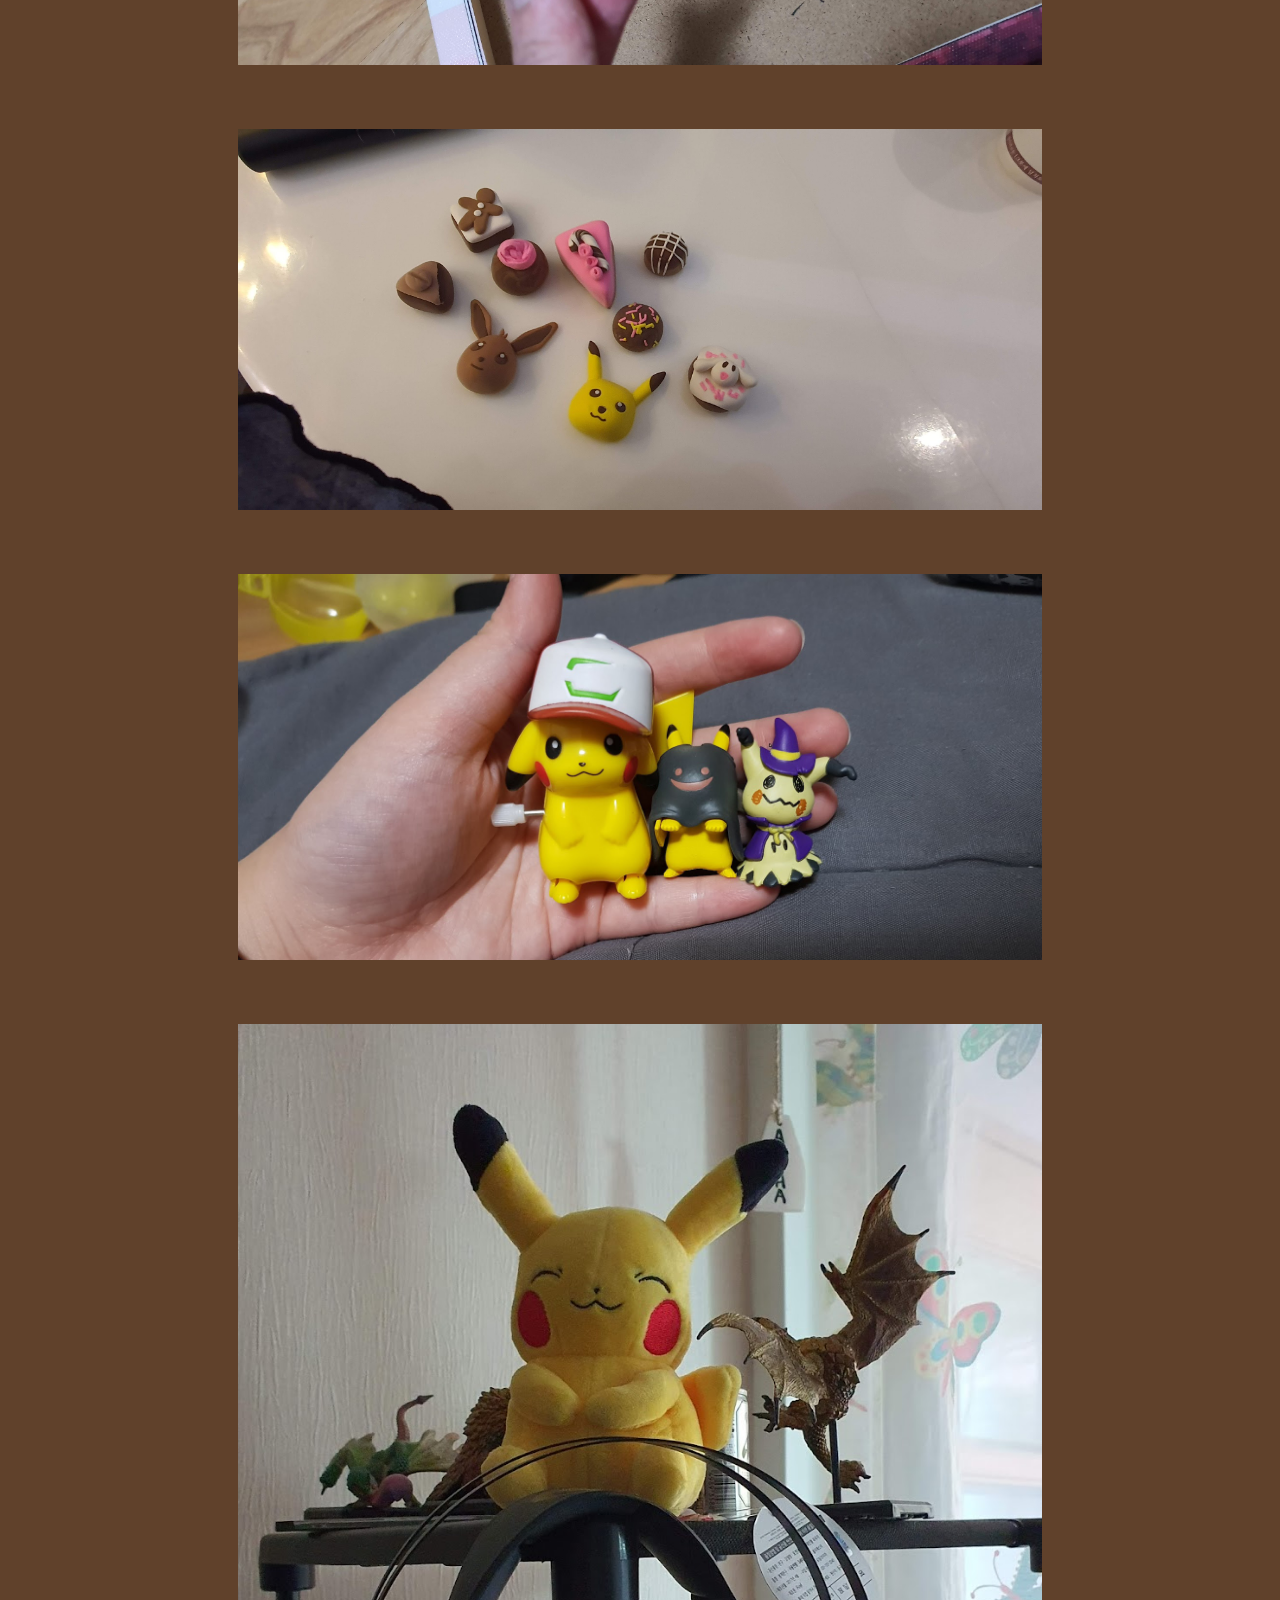
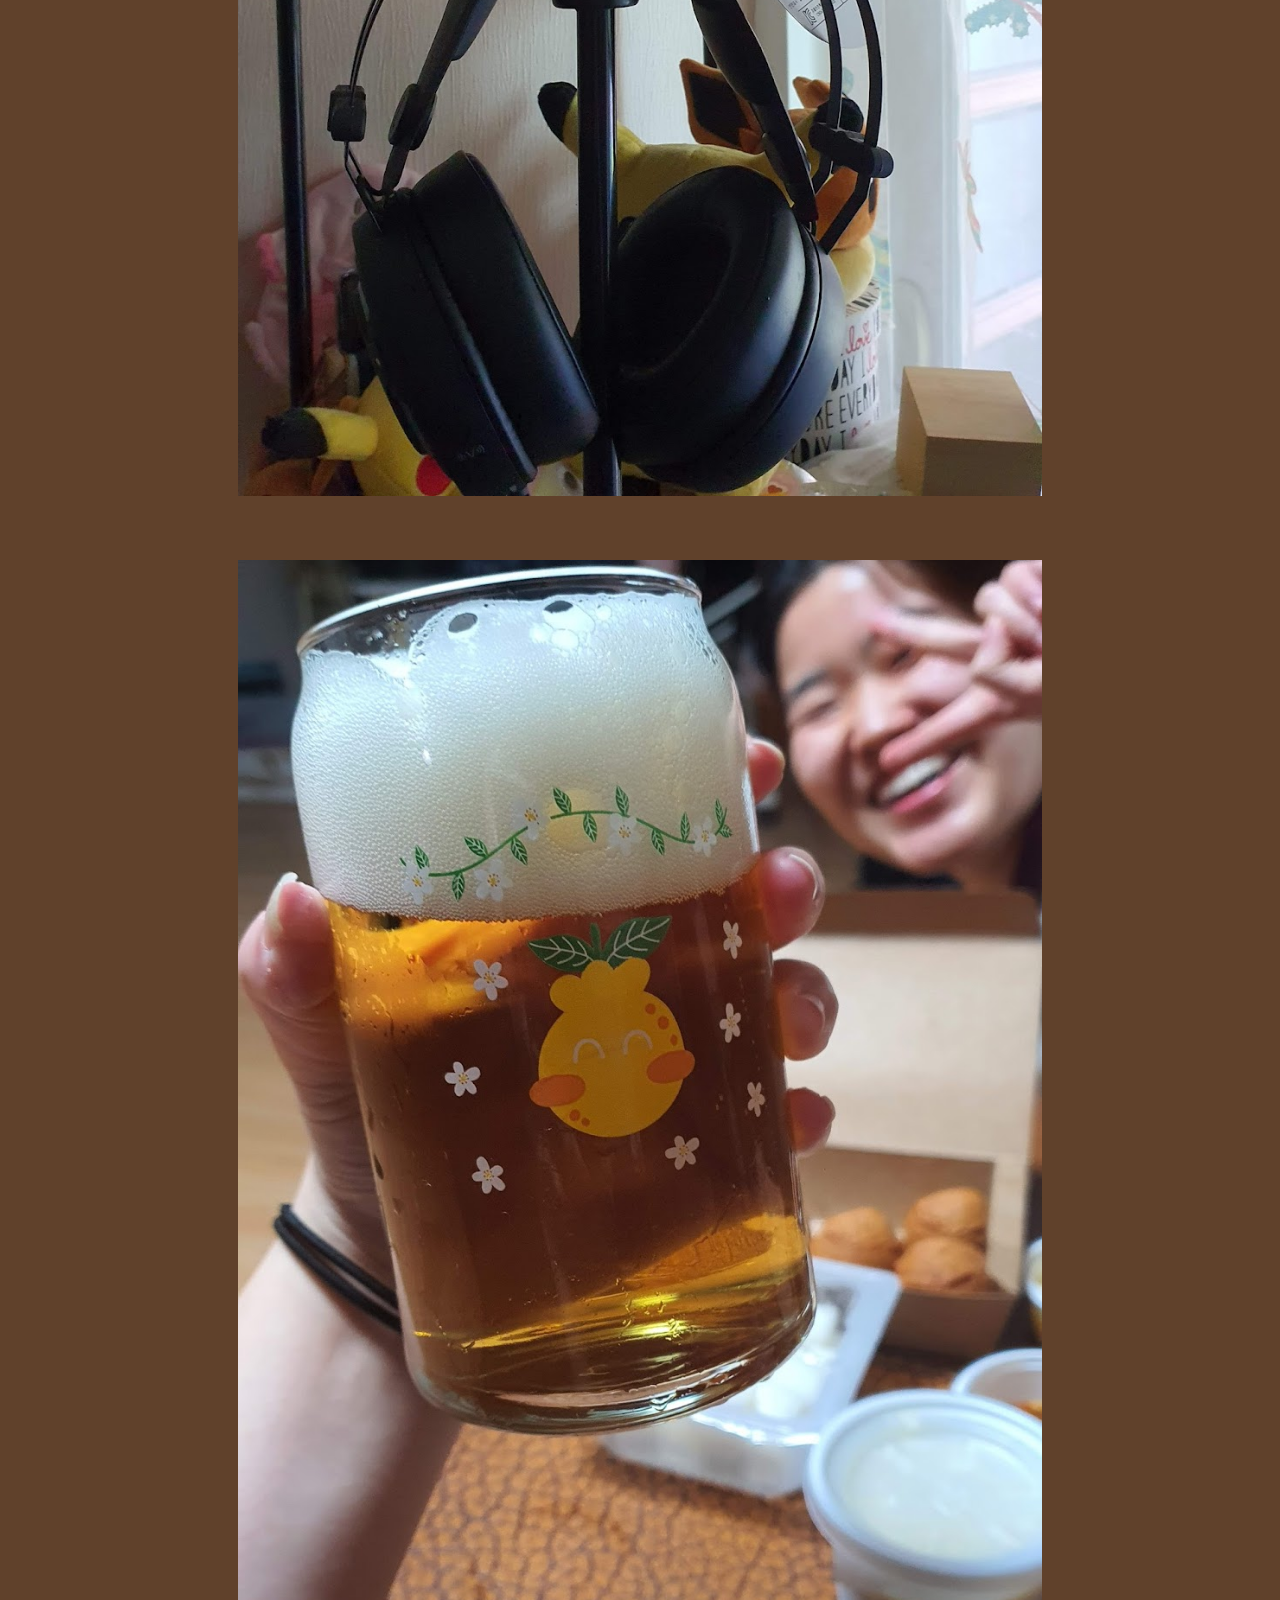
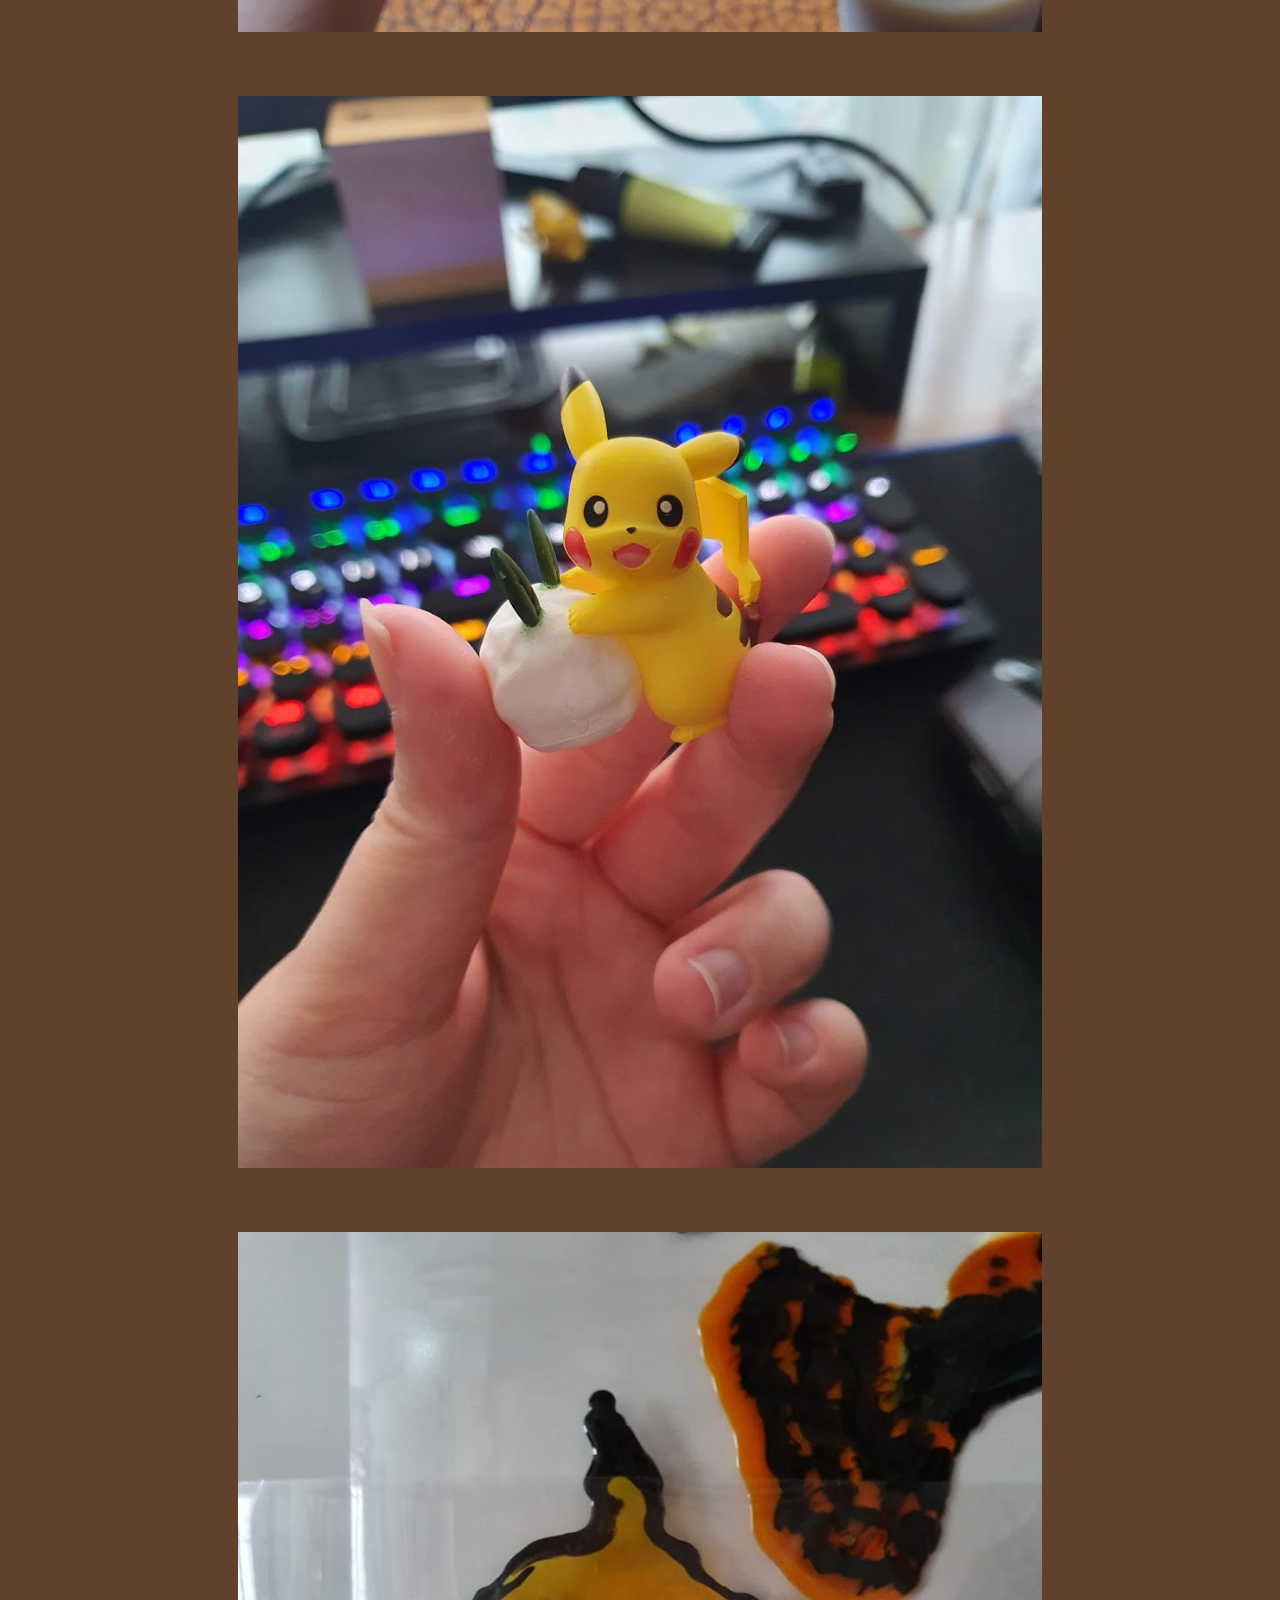
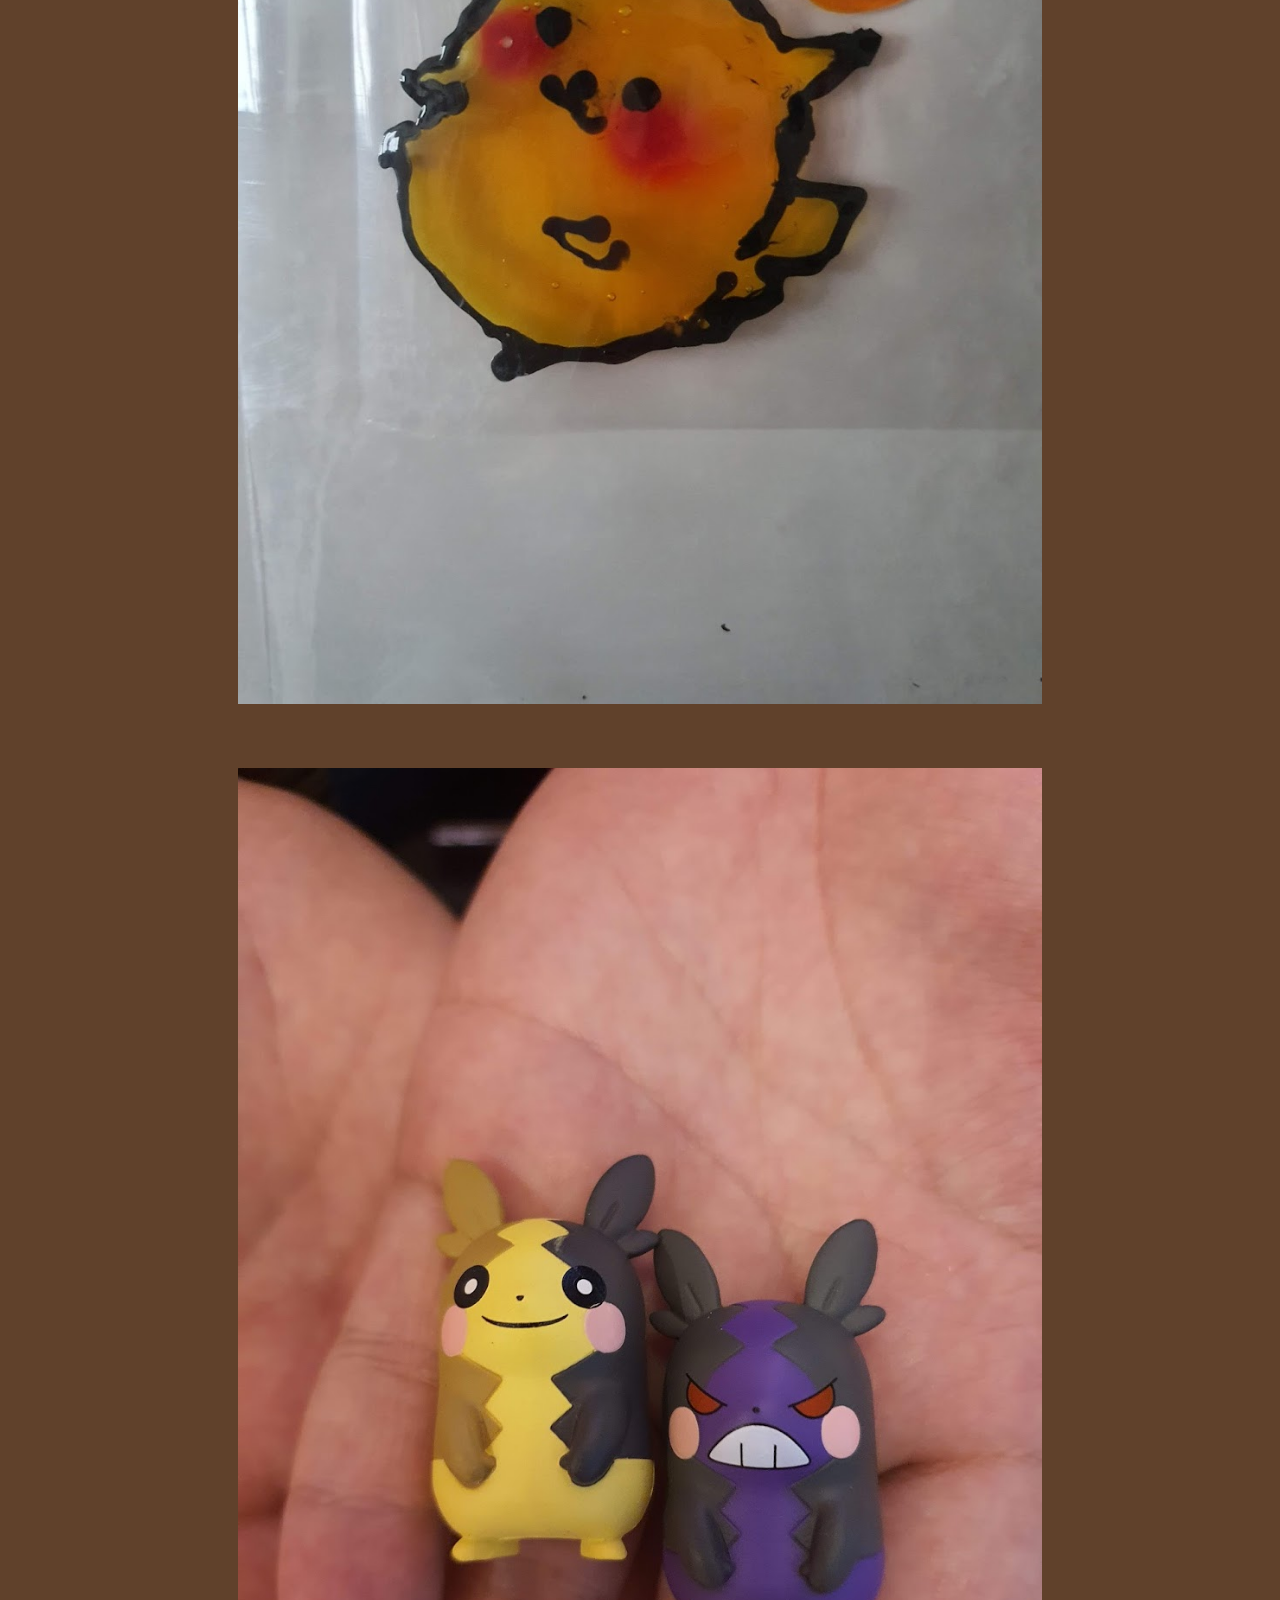
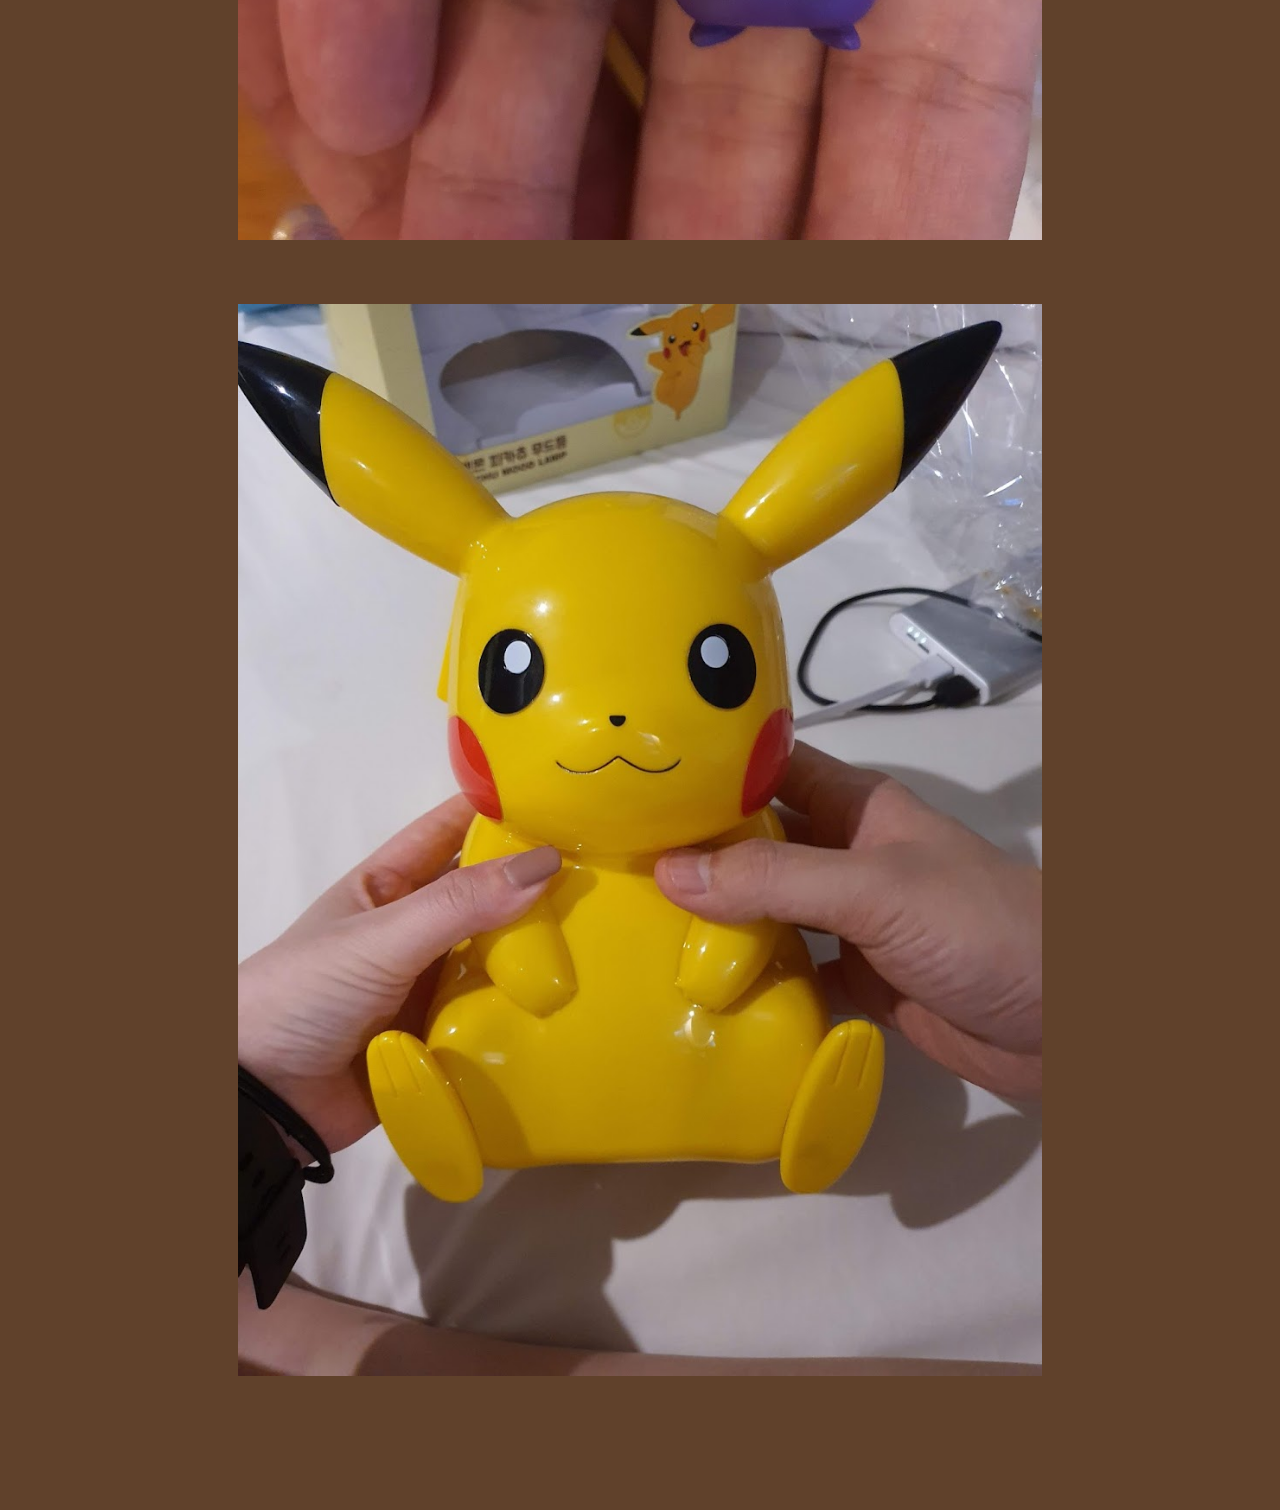
<file: index2021.html>
<!DOCTYPE html>
<html lang="ko" dir="ltr">
  <head>
    <meta charset="utf-8">
    <meta name="robots" content="noindex, nofollow" />


    <meta name="Date" content="2022-03-10" />
    <meta http-equiv="Subject" content="나를 다시 돌아봐 줄 수 있나요?" />
    <meta http-equiv="Author" content="Judrick" />
    <meta http-equiv="Title" content="Project Soobong Mary" />
    <meta http-equiv="Generator" content="Atom" />
    <meta http-equiv="Email" content ="judrick@kakao.com" />
    <title>Project Soobong Mary</title>
    <link rel="stylesheet" type="text/css" href="css/style2021.css"
  </head>
  <body>
    <header>
      <a href="#" class="logo">Project SBmary</a>
      <ul>
        <li><a href="index.html" >2017</a></li>
        <li><a href="index2019.html" >2019</a></li>
        <li><a href="index2020.html" >2020</a></li>
        <li><a href="index2021.html" class="active">2021</a></li>
        <li><a href="index2022.html" data-transition="slidefade">2022..?</a></li>
      </ul>
      </header>
      <section>
        <img src="img/thunder5.png" id="thunder5">
        <img src="img/moon5.png" id="moon5">
        <img src="img/mid5.png" id="mid5">
        <img src="img/behind5.png" id="behind5">
        <h2 id="text">2021</h2>
        <a href="#sec" id="btn">Explore</a>
        <img src="img/front5.png" id="front5">
      </section>
      <div class="sec" id="sec">
        <h2>피카츄 대량발생</h2>
        <div class="img_box">
          <img src="img/2021_1.jpg">
          <img src="img/2021_2.jpg">
          <img src="img/2021_3.jpg">
          <img src="img/2021_4.jpg">
          <img src="img/2021_5.jpg">
          <img src="img/2021_6.jpg">
          <img src="img/2021_7.jpg">
          <img src="img/2021_8.jpg">
          <img src="img/2021_9.jpg">
          <img src="img/2021_10.jpg">
          <img src="img/2021_11.jpg">
          <img src="img/2021_12.jpg">
        </div>
      </div>

      <script>
        let thunder5 = document.getElementById('thunder5');
        let moon5 = document.getElementById('moon5');
        let mid5 = document.getElementById('mid5');
        let behind5 = document.getElementById('behind5');
        let text = document.getElementById('text');
        let btn = document.getElementById('btn');
        let front5 = document.getElementById('front5');
        let header = document.getElementById('header');

        window.addEventListener('scroll', function(){
          let value = window.scrollY;
          thunder5.style.left = value * 0.01 + 'px';
          moon5.style.top = value * 0.25 + 'px';
          mid5.style.top = value * 0.3 + 'px';
          behind5.style.top = value * 0.2 + 'px';
          front5.style.top = value * 0 + 'px';
          text.style.marginRight = value * 4 + 'px';
          text.style.marginTop = value * 1.5 + 'px';
          btn.style.marginTop = value * 1.5 + 'px';
          header.style.top = value * 0.5 + 'px';
        })
      </script>
  </body>
</html>
</file>
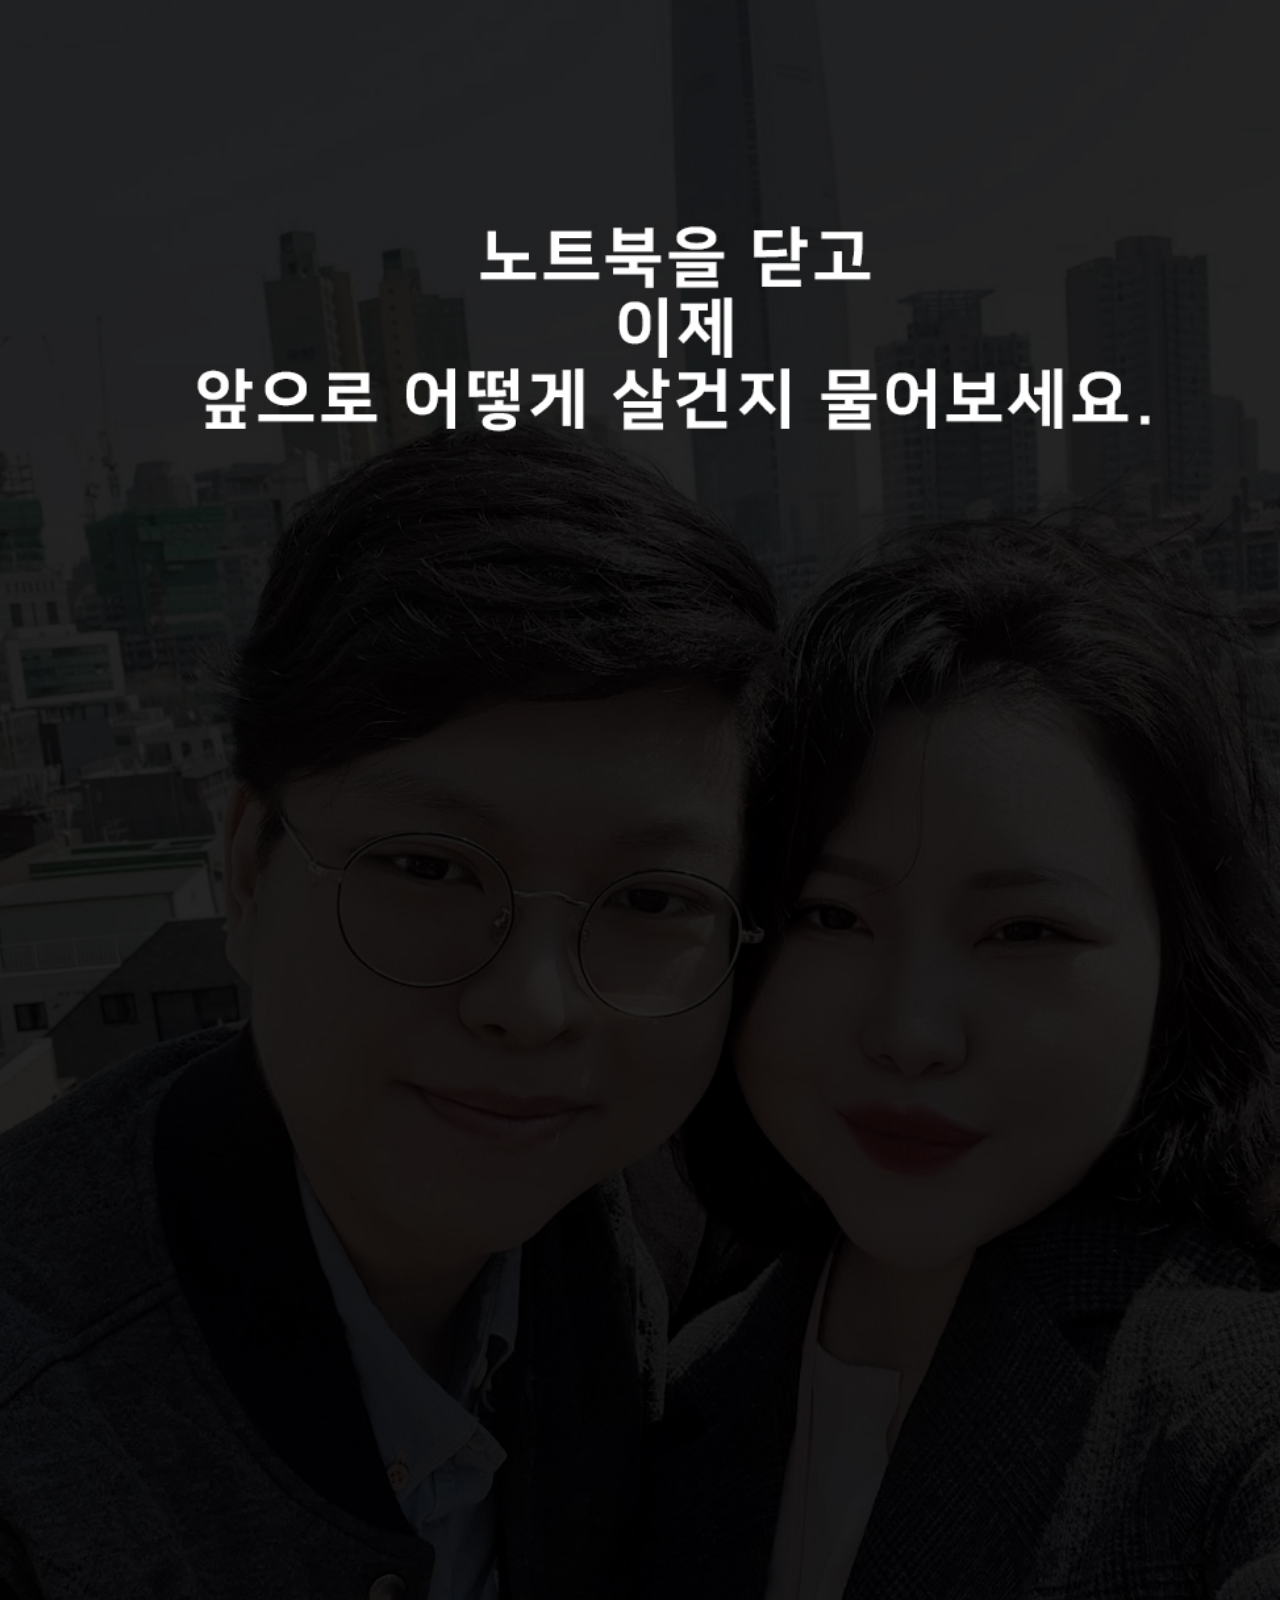
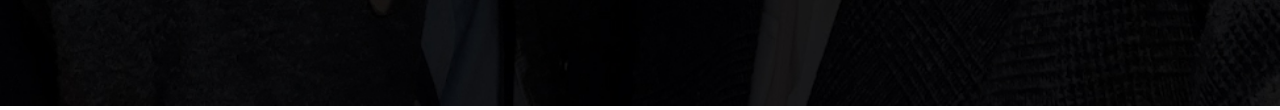
<file: popup.html>
<!DOCTYPE html>
<html lang="ko" dir="ltr">
  <head>
    <meta charset="utf-8">
    <title>Window Popup</title>
    <style>
      * {margin: 0; padding: 0;}
      img {width: 100%;}
    </style>
  </head>
  <body>
    <div>
      <img src="img/webstandard2.jpg" alt="웹표준2">

    </div>
  </body>
</html>
</file>
<file: css/style2017.css>
@import url('https://fonts.googleapis.com/css?family=Poppins:300,400,500,600,700,800,900&display=swap');
*
{
  margin: 0;
  padding: 0;
  box-sizing: border-box;
  font-family: 'Popins', sans-serif;
  scroll-behavior: smooth;
}
body
{
  min-height: 100vh;
  overflow-x: hidden;
  background: linear-gradient(#2b0155, #7597de);
}
header
{
  position: absolute;
  top: 0;
  left: 0;
  width: 100%;
  padding: 30px 100px;
  display: flex;
  justify-content: space-between;
  align-items: center;
  z-index: 10000;
}
header .logo
{
 color: #fff;
 font-weight: 700;
 text-decoration: none;
 font-size: 2em;
 text-transform: uppercase;
 letter-spacing: 0.2em;
}
header ul
{
  display: flex;
  justify-content: center;
  -ms-align-items: center;
  align-items: center;
}
header ul li
{
  list-style: none;
  margin-left: 20px;
}
header ul li a
{
  text-decoration: none;
  padding: 6px 15px;
  color: #fff;
  border-radius: 20px;
}
header ul li a:hover,
header ul li a.active
{
  background: #fff;
  color: #2b1055;
}
section
{
  position: relative;
  width: 100%;
  height: 100vh;
  padding: 100px;
  display: flex;
  justify-content: center;
  align-items: center;
  overflow: hidden;
}
section::before
{
  content: '';
  position: absolute;
  bottom: 0;
  width: 100%;
  height: 100px;
  background: linear-gradient(to top,#1c0522,transparent);
  z-index: 1000;
}
section img
{
  position: absolute;
  top: 0;
  left: 0;
  width: 100%;
  height: 100%;
  object-fit: cover;
  pointer-events: none;
}
section img#stars2, #moon2
{
  mix-blend-mode: screen;
}
section img#mid2
{
  z-index: 10;
}
section img#front2
{
  z-index: 11;
}
#text
{
  position: absolute;
  right: -350px;
  color: #fff;
  white-space: nowrap;
  font-size: 7.5vw;
  z-index: 9;
}
#btn
{
  text-decoration: none;
  display: inline-block;
  padding: 8px 30px;
  border-radius: 40px;
  background: #fff;
  color: #2b1055;
  font-size: 1.5em;
  z-index: 9;
  transform: translateY(100px);
}
.sec
{
  position: relative;
  padding: 100px;
  background: #1c0522;
}
.sec h2
{
  font-size: 3.5em;
  margin-bottom: 10px;
  color: #fff;
  text-align: center;
}
.sec p
{
  font-size: 1em;
  color: #fff;
}
.sec img
{
  width: 80%;
}
.sec .img_box
{
  text-align: center;
}
.sec .img_box img
{
  padding: 30px;
}
</file>
<file: css/style2020.css>
@import url('https://fonts.googleapis.com/css?family=Poppins:300,400,500,600,700,800,900&display=swap');
*
{
  margin: 0;
  padding: 0;
  box-sizing: border-box;
  font-family: 'Popins', sans-serif;
  scroll-behavior: smooth;
}
body
{
  min-height: 100vh;
  overflow-x: hidden;
  background: linear-gradient(#2b0155, #7597de);
}
header
{
  position: absolute;
  top: 0;
  left: 0;
  width: 100%;
  padding: 30px 100px;
  display: flex;
  justify-content: space-between;
  align-items: center;
  z-index: 10000;
}
header .logo
{
 color: #fff;
 font-weight: 700;
 text-decoration: none;
 font-size: 2em;
 text-transform: uppercase;
 letter-spacing: 0.2em;
}
header ul
{
  display: flex;
  justify-content: center;
  -ms-align-items: center;
  align-items: center;
}
header ul li
{
  list-style: none;
  margin-left: 20px;
}
header ul li a
{
  text-decoration: none;
  padding: 6px 15px;
  color: #fff;
  border-radius: 20px;
}
header ul li a:hover,
header ul li a.active
{
  background: #fff;
  color: #232552;
}
section
{
  position: relative;
  width: 100%;
  height: 100vh;
  padding: 100px;
  display: flex;
  justify-content: center;
  align-items: center;
  overflow: hidden;
}
section::before
{
  content: '';
  position: absolute;
  bottom: 0;
  width: 100%;
  height: 100px;
  background: linear-gradient(to top,#232552,transparent);
  z-index: 1000;
}
section img
{
  position: absolute;
  top: 0;
  left: 0;
  width: 100%;
  height: 100%;
  object-fit: cover;
  pointer-events: none;
}
section img#moon
{
  mix-blend-mode: screen;
}
section img#coral4
{
  z-index: 10;
}
section img#front4
{
  z-index: 11;
}
#text
{
  position: absolute;
  right: -350px;
  color: #fff;
  white-space: nowrap;
  font-size: 7.5vw;
  z-index: 9;
}
#btn
{
  text-decoration: none;
  display: inline-block;
  padding: 8px 30px;
  border-radius: 40px;
  background: rgba(255,255,255,0.5);
  color: #2b1055;
  font-size: 1.5em;
  z-index: 12;
  transform: translateY(100px);
}
.sec
{
  position: relative;
  padding: 100px;
  background: #232552;
}
.sec h2
{
  font-size: 3.5em;
  margin-bottom: 10px;
  color: #fff;
  text-align: center;
}
.sec p
{
  font-size: 1em;
  color: #fff;
}
.sec img
{
  width: 80%;
}
.sec .img_box
{
  text-align: center;
}
.sec .img_box img
{
  padding: 30px;
}
</file>
<file: css/style2021.css>
@import url('https://fonts.googleapis.com/css?family=Poppins:300,400,500,600,700,800,900&display=swap');
*
{
  margin: 0;
  padding: 0;
  box-sizing: border-box;
  font-family: 'Popins', sans-serif;
  scroll-behavior: smooth;
}
body
{
  min-height: 100vh;
  overflow-x: hidden;
  background: linear-gradient(#87e7fa, #eac473);
}
header
{
  position: absolute;
  top: 0;
  left: 0;
  width: 100%;
  padding: 30px 100px;
  display: flex;
  justify-content: space-between;
  align-items: center;
  z-index: 10000;
}
header .logo
{
 color: #fff;
 font-weight: 700;
 text-decoration: none;
 font-size: 2em;
 text-transform: uppercase;
 letter-spacing: 0.2em;
}
header ul
{
  display: flex;
  justify-content: center;
  -ms-align-items: center;
  align-items: center;
}
header ul li
{
  list-style: none;
  margin-left: 20px;
}
header ul li a
{
  text-decoration: none;
  padding: 6px 15px;
  color: #fff;
  border-radius: 20px;
}
header ul li a:hover,
header ul li a.active
{
  background: #fff;
  color: #60412b;
}
section
{
  position: relative;
  width: 100%;
  height: 100vh;
  padding: 100px;
  display: flex;
  justify-content: center;
  align-items: center;
  overflow: hidden;
}
section::before
{
  content: '';
  position: absolute;
  bottom: 0;
  width: 100%;
  height: 100px;
  background: linear-gradient(to top,#60412b,transparent);
  z-index: 1000;
}
section img
{
  position: absolute;
  top: 0;
  left: 0;
  width: 100%;
  height: 100%;
  object-fit: cover;
  pointer-events: none;
}
section img#moon5
{
  mix-blend-mode: screen;
}
section img#behind5
{
  z-index: 10;
}
section img#front5
{
  z-index: 11;
}
#text
{
  position: absolute;
  right: -350px;
  color: #fff;
  white-space: nowrap;
  font-size: 7.5vw;
  z-index: 9;
}
#btn
{
  text-decoration: none;
  display: inline-block;
  padding: 8px 30px;
  border-radius: 40px;
  background: rgba(255,255,255,0.5);
  color: #2b1055;
  font-size: 1.5em;
  z-index: 12;
  transform: translateY(100px);
}
.sec
{
  position: relative;
  padding: 100px;
  background: #60412b;
}
.sec h2
{
  font-size: 3.5em;
  margin-bottom: 10px;
  color: #fff;
  text-align: center;
}
.sec p
{
  font-size: 1em;
  color: #fff;
}
.sec img
{
  width: 80%;
}
.sec .img_box
{
  text-align: center;
}
.sec .img_box img
{
  padding: 30px;
}
</file>
